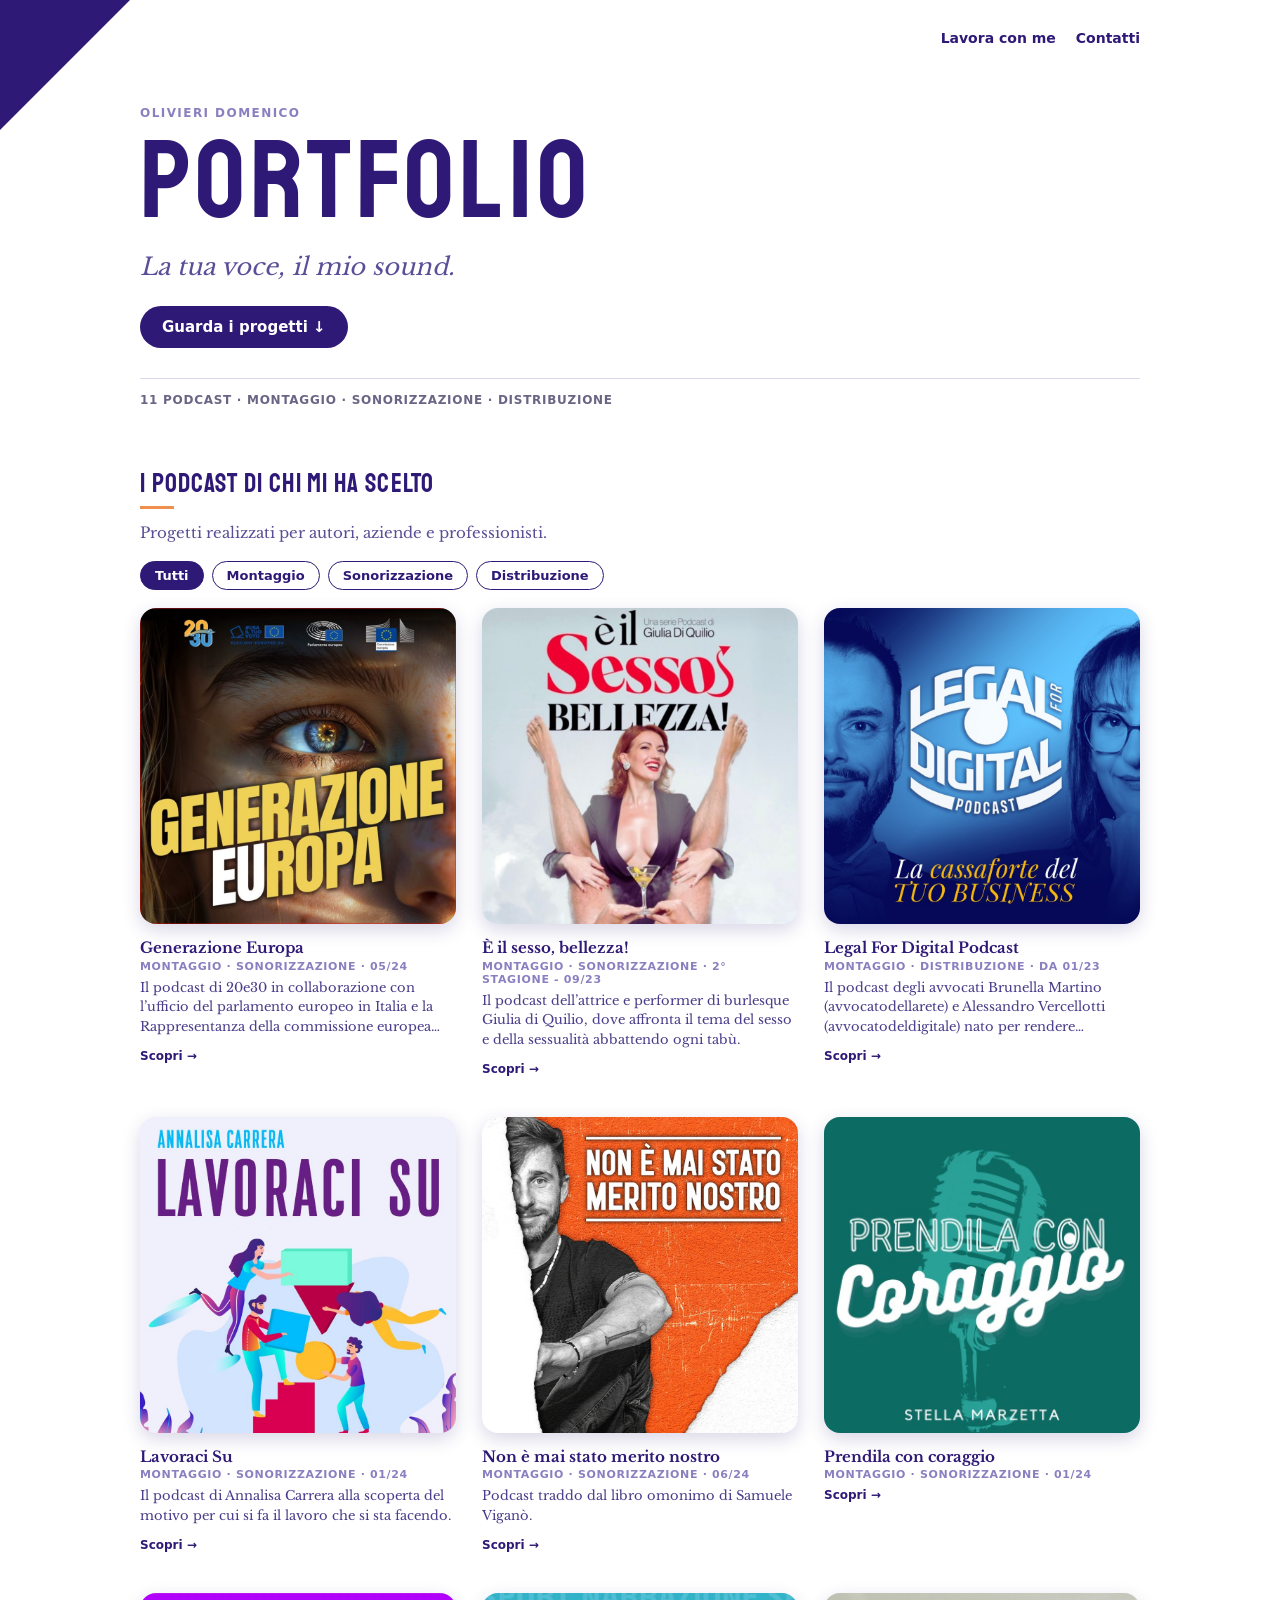
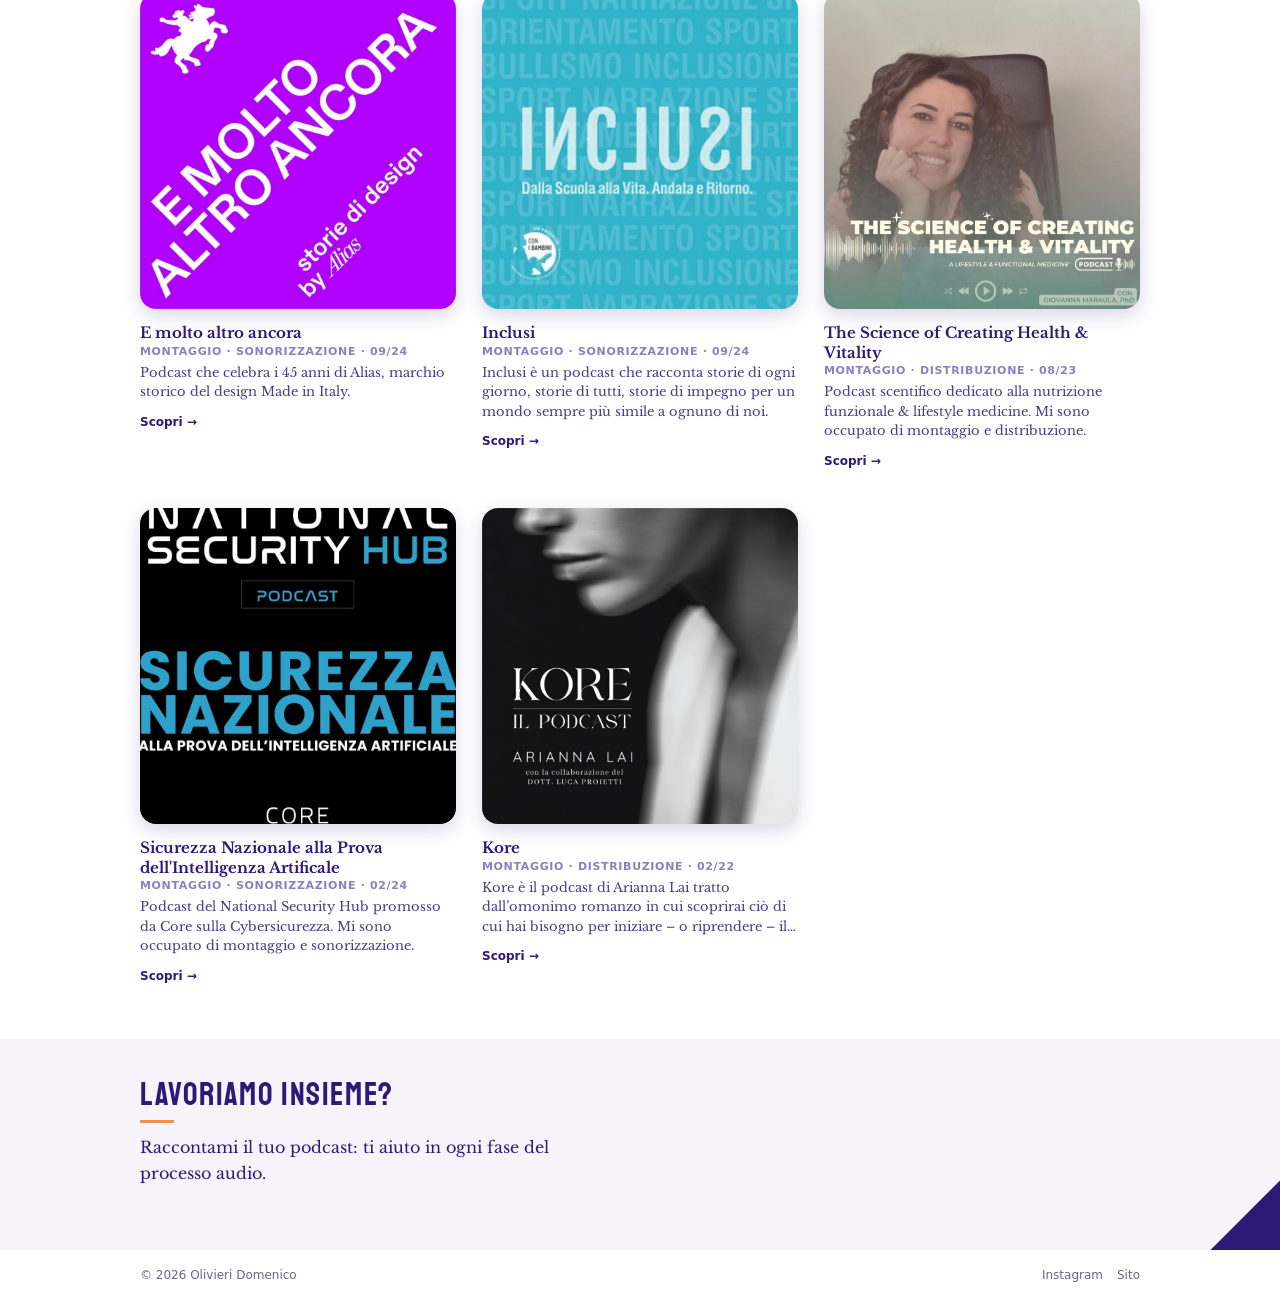
<file: portfolio/index.html>
<!doctype html>
<html lang="it"><head><meta charset="utf-8"><meta name="viewport" content="width=device-width, initial-scale=1">
<title>Portfolio - Olivieri Domenico</title>
<meta name="description" content="La tua voce, il mio sound.">
<meta property="og:type" content="website"><meta property="og:title" content="Portfolio - Olivieri Domenico"><meta property="og:description" content="La tua voce, il mio sound.">
<meta property="og:image" content="https://olivieridomenicopodcast.github.io/DomePodcast-Studio/portfolio/img/generazione-europa.jpg"><meta property="og:url" content="https://olivieridomenicopodcast.github.io/DomePodcast-Studio/portfolio/">
<meta name="theme-color" content="#2E1976">
<link rel="stylesheet" href="../assets/brand.css"><link rel="stylesheet" href="stile.css">
</head><body class="pf">
<header class="hero"><div class="wrap"><nav class="nav"><a href="#contatti">Lavora con me</a><a href="#contatti">Contatti</a></nav>
<div class="hero-in"><div class="hero-testo"><p class="autore">Olivieri Domenico</p><h1 class="t">Portfolio</h1><p class="motto">La tua voce, il mio sound.</p><a class="cta" href="#progetti">Guarda i progetti ↓</a></div></div>
<p class="num">11 podcast · Montaggio · Sonorizzazione · Distribuzione</p></div></header>

<main id="progetti">
<section class="sez"><div class="wrap"><h2 class="t">I podcast di chi mi ha scelto</h2><p class="lead">Progetti realizzati per autori, aziende e professionisti.</p><div class="chips"><button type="button" class="chip on" data-f="">Tutti</button><button type="button" class="chip" data-f="Montaggio">Montaggio</button><button type="button" class="chip" data-f="Sonorizzazione">Sonorizzazione</button><button type="button" class="chip" data-f="Distribuzione">Distribuzione</button></div>
<div class="griglia"><a class="card" href="generazione-europa/" data-pf="generazione-europa" data-r="Montaggio|Sonorizzazione"><div class="cover"><img src="img/generazione-europa.jpg" alt="Copertina di Generazione Europa" loading="lazy"></div>
<h3>Generazione Europa</h3><div class="meta">Montaggio · Sonorizzazione · 05/24</div><p>Il podcast di 20e30 in collaborazione con l’ufficio del parlamento europeo in Italia e la Rappresentanza della commissione europea con la media partnership di CnC Media.</p><span class="vai">Scopri →</span></a><a class="card" href="e-il-sesso-bellezza/" data-pf="e-il-sesso-bellezza" data-r="Montaggio|Sonorizzazione"><div class="cover"><img src="img/e-il-sesso-bellezza.jpg" alt="Copertina di È il sesso, bellezza!" loading="lazy"></div>
<h3>È il sesso, bellezza!</h3><div class="meta">Montaggio · Sonorizzazione · 2° Stagione - 09/23</div><p>Il podcast dell’attrice e performer di burlesque Giulia di Quilio, dove affronta il tema del sesso e della sessualità abbattendo ogni tabù.</p><span class="vai">Scopri →</span></a><a class="card" href="legal-for-digital-podcast/" data-pf="legal-for-digital-podcast" data-r="Montaggio|Distribuzione"><div class="cover"><img src="img/legal-for-digital-podcast.jpg" alt="Copertina di Legal For Digital Podcast" loading="lazy"></div>
<h3>Legal For Digital Podcast</h3><div class="meta">Montaggio · Distribuzione · Da 01/23</div><p>Il podcast degli avvocati Brunella Martino (avvocatodellarete) e Alessandro Vercellotti (avvocatodeldigitale) nato per rendere accessibile il legal tech a tutti i professionisti del web. </p><span class="vai">Scopri →</span></a><a class="card" href="lavoraci-su/" data-pf="lavoraci-su" data-r="Montaggio|Sonorizzazione"><div class="cover"><img src="img/lavoraci-su.jpg" alt="Copertina di Lavoraci Su" loading="lazy"></div>
<h3>Lavoraci Su</h3><div class="meta">Montaggio · Sonorizzazione · 01/24</div><p>Il podcast di Annalisa Carrera alla scoperta del motivo per cui si fa il lavoro che si sta facendo.</p><span class="vai">Scopri →</span></a><a class="card" href="non-e-mai-stato-merito-nostro/" data-pf="non-e-mai-stato-merito-nostro" data-r="Montaggio|Sonorizzazione"><div class="cover"><img src="img/non-e-mai-stato-merito-nostro.jpg" alt="Copertina di Non è mai stato merito nostro" loading="lazy"></div>
<h3>Non è mai stato merito nostro</h3><div class="meta">Montaggio · Sonorizzazione · 06/24</div><p>Podcast traddo dal libro omonimo di Samuele Viganò.</p><span class="vai">Scopri →</span></a><a class="card" href="prendila-con-coraggio/" data-pf="prendila-con-coraggio" data-r="Montaggio|Sonorizzazione"><div class="cover"><img src="img/prendila-con-coraggio.jpg" alt="Copertina di Prendila con coraggio" loading="lazy"></div>
<h3>Prendila con coraggio</h3><div class="meta">Montaggio · Sonorizzazione · 01/24</div><span class="vai">Scopri →</span></a><a class="card" href="e-molto-altro-ancora/" data-pf="e-molto-altro-ancora" data-r="Montaggio|Sonorizzazione"><div class="cover"><img src="img/e-molto-altro-ancora.jpg" alt="Copertina di E molto altro ancora" loading="lazy"></div>
<h3>E molto altro ancora</h3><div class="meta">Montaggio · Sonorizzazione · 09/24</div><p>Podcast che celebra i 45 anni di Alias, marchio storico del design Made in Italy.</p><span class="vai">Scopri →</span></a><a class="card" href="inclusi/" data-pf="inclusi" data-r="Montaggio|Sonorizzazione"><div class="cover"><img src="img/inclusi.jpg" alt="Copertina di Inclusi" loading="lazy"></div>
<h3>Inclusi</h3><div class="meta">Montaggio · Sonorizzazione · 09/24</div><p>Inclusi è un podcast che racconta storie di ogni giorno, storie di tutti, storie di impegno per un mondo sempre più simile a ognuno di noi.</p><span class="vai">Scopri →</span></a><a class="card" href="the-science-of-creating-health-vitality/" data-pf="the-science-of-creating-health-vitality" data-r="Montaggio|Distribuzione"><div class="cover"><img src="img/the-science-of-creating-health-vitality.jpg" alt="Copertina di The Science of Creating Health &amp; Vitality " loading="lazy"></div>
<h3>The Science of Creating Health &amp; Vitality </h3><div class="meta">Montaggio · Distribuzione · 08/23</div><p>Podcast scentifico dedicato alla nutrizione funzionale &amp; lifestyle medicine.

Mi sono occupato di montaggio e distribuzione.</p><span class="vai">Scopri →</span></a><a class="card" href="sicurezza-nazionale-alla-prova-dell-intelligenza-artificale/" data-pf="sicurezza-nazionale-alla-prova-dell-intelligenza-artificale" data-r="Montaggio|Sonorizzazione"><div class="cover"><img src="img/sicurezza-nazionale-alla-prova-dell-intelligenza-artificale.jpg" alt="Copertina di Sicurezza Nazionale alla Prova dell&#39;Intelligenza Artificale" loading="lazy"></div>
<h3>Sicurezza Nazionale alla Prova dell&#39;Intelligenza Artificale</h3><div class="meta">Montaggio · Sonorizzazione · 02/24</div><p>Podcast del National Security Hub promosso da Core sulla Cybersicurezza.

Mi sono occupato di montaggio e sonorizzazione.</p><span class="vai">Scopri →</span></a><a class="card" href="kore/" data-pf="kore" data-r="Montaggio|Distribuzione"><div class="cover"><img src="img/kore.jpg" alt="Copertina di Kore" loading="lazy"></div>
<h3>Kore</h3><div class="meta">Montaggio · Distribuzione · 02/22</div><p>Kore è il podcast di Arianna Lai tratto dall’omonimo romanzo in cui scoprirai ciò di cui hai bisogno per iniziare – o riprendere – il tuo percorso di psicoterapia con tutta la consapevolezza del caso.</p><span class="vai">Scopri →</span></a></div></div></section>
</main>

<section class="chiusura" id="contatti"><div class="wrap"><h2 class="t">Lavoriamo insieme?</h2><p>Raccontami il tuo podcast: ti aiuto in ogni fase del processo audio.</p>
</div></section><footer class="piede"><div class="wrap"><span>© 2026 Olivieri Domenico</span><nav><a href="https://www.instagram.com/domenicoolivieri_/" rel="noopener">Instagram</a><a href="https://olivieridomenico.it" rel="noopener">Sito</a></nav></div></footer><script>(function(){var c=document.querySelectorAll('.chip[data-f]');c.forEach(function(b){b.addEventListener('click',function(){c.forEach(function(x){x.classList.toggle('on',x===b)});var f=b.dataset.f;document.querySelectorAll('.card[data-r]').forEach(function(k){k.hidden=!!f&&(k.dataset.r||'').split('|').indexOf(f)<0})})})})();</script></body></html>
</file>
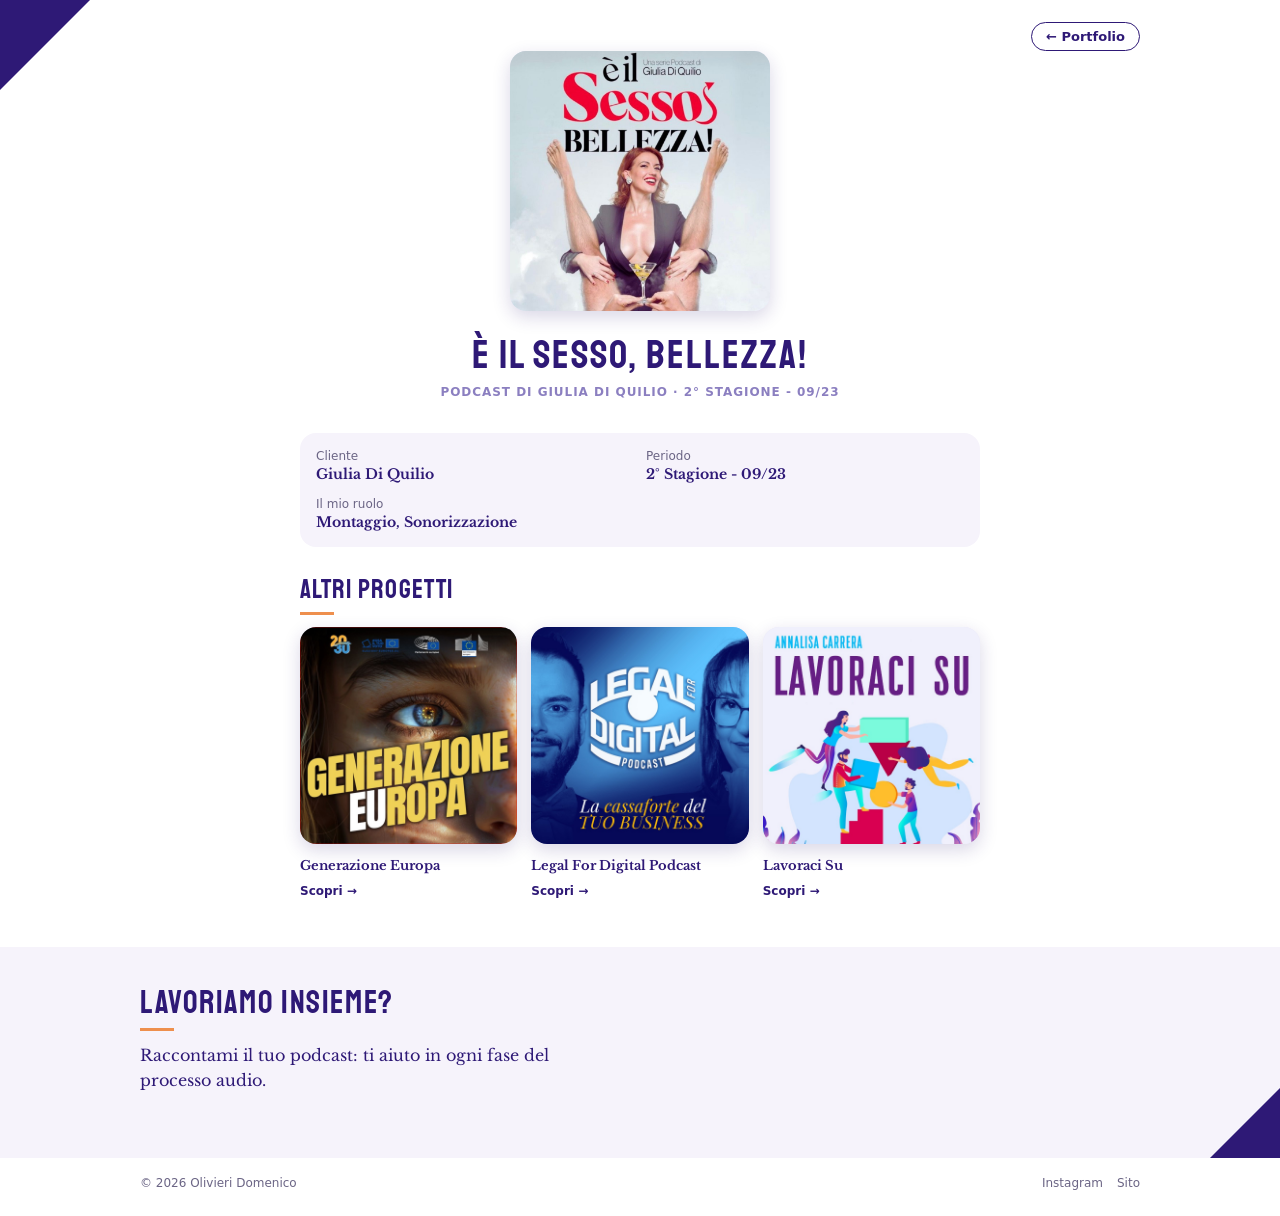
<file: portfolio/e-il-sesso-bellezza/index.html>
<!doctype html>
<html lang="it"><head><meta charset="utf-8"><meta name="viewport" content="width=device-width, initial-scale=1">
<title>È il sesso, bellezza! - Olivieri Domenico</title>
<meta name="description" content="Il podcast dell’attrice e performer di burlesque Giulia di Quilio, dove affronta il tema del sesso e della sessualità abbattendo ogni tabù.">
<meta property="og:type" content="website"><meta property="og:title" content="È il sesso, bellezza! - Olivieri Domenico"><meta property="og:description" content="Il podcast dell’attrice e performer di burlesque Giulia di Quilio, dove affronta il tema del sesso e della sessualità abbattendo ogni tabù.">
<meta property="og:image" content="https://olivieridomenicopodcast.github.io/DomePodcast-Studio/portfolio/img/e-il-sesso-bellezza.jpg"><meta property="og:url" content="https://olivieridomenicopodcast.github.io/DomePodcast-Studio/portfolio/e-il-sesso-bellezza/">
<meta name="theme-color" content="#2E1976">
<link rel="stylesheet" href="../../assets/brand.css"><link rel="stylesheet" href="../stile.css">
</head><body class="pf">
<header class="det"><div class="wrap"><a class="back" data-pf="home" href="../">← Portfolio</a>
<div class="cover"><img src="../img/e-il-sesso-bellezza.jpg" alt="Copertina di È il sesso, bellezza!" loading="lazy"></div><h1 class="t">È il sesso, bellezza!</h1><p class="by">Podcast di Giulia Di Quilio · 2° Stagione - 09/23</p></div></header>
<main class="det-main"><div class="wrap">
<dl class="info"><div><dt>Cliente</dt><dd>Giulia Di Quilio</dd></div><div><dt>Periodo</dt><dd>2° Stagione - 09/23</dd></div><div><dt>Il mio ruolo</dt><dd>Montaggio, Sonorizzazione</dd></div></dl>




<section class="blocco"><h2 class="t">Altri progetti</h2><div class="griglia"><a class="card" href="../generazione-europa/" data-pf="generazione-europa" data-r="Montaggio|Sonorizzazione"><div class="cover"><img src="../img/generazione-europa.jpg" alt="Copertina di Generazione Europa" loading="lazy"></div>
<h3>Generazione Europa</h3><div class="meta">Montaggio · Sonorizzazione · 05/24</div><p>Il podcast di 20e30 in collaborazione con l’ufficio del parlamento europeo in Italia e la Rappresentanza della commissione europea con la media partnership di CnC Media.</p><span class="vai">Scopri →</span></a><a class="card" href="../legal-for-digital-podcast/" data-pf="legal-for-digital-podcast" data-r="Montaggio|Distribuzione"><div class="cover"><img src="../img/legal-for-digital-podcast.jpg" alt="Copertina di Legal For Digital Podcast" loading="lazy"></div>
<h3>Legal For Digital Podcast</h3><div class="meta">Montaggio · Distribuzione · Da 01/23</div><p>Il podcast degli avvocati Brunella Martino (avvocatodellarete) e Alessandro Vercellotti (avvocatodeldigitale) nato per rendere accessibile il legal tech a tutti i professionisti del web. </p><span class="vai">Scopri →</span></a><a class="card" href="../lavoraci-su/" data-pf="lavoraci-su" data-r="Montaggio|Sonorizzazione"><div class="cover"><img src="../img/lavoraci-su.jpg" alt="Copertina di Lavoraci Su" loading="lazy"></div>
<h3>Lavoraci Su</h3><div class="meta">Montaggio · Sonorizzazione · 01/24</div><p>Il podcast di Annalisa Carrera alla scoperta del motivo per cui si fa il lavoro che si sta facendo.</p><span class="vai">Scopri →</span></a></div></section>
</div></main><section class="chiusura" id="contatti"><div class="wrap"><h2 class="t">Lavoriamo insieme?</h2><p>Raccontami il tuo podcast: ti aiuto in ogni fase del processo audio.</p>
</div></section><footer class="piede"><div class="wrap"><span>© 2026 Olivieri Domenico</span><nav><a href="https://www.instagram.com/domenicoolivieri_/" rel="noopener">Instagram</a><a href="https://olivieridomenico.it" rel="noopener">Sito</a></nav></div></footer></body></html>
</file>
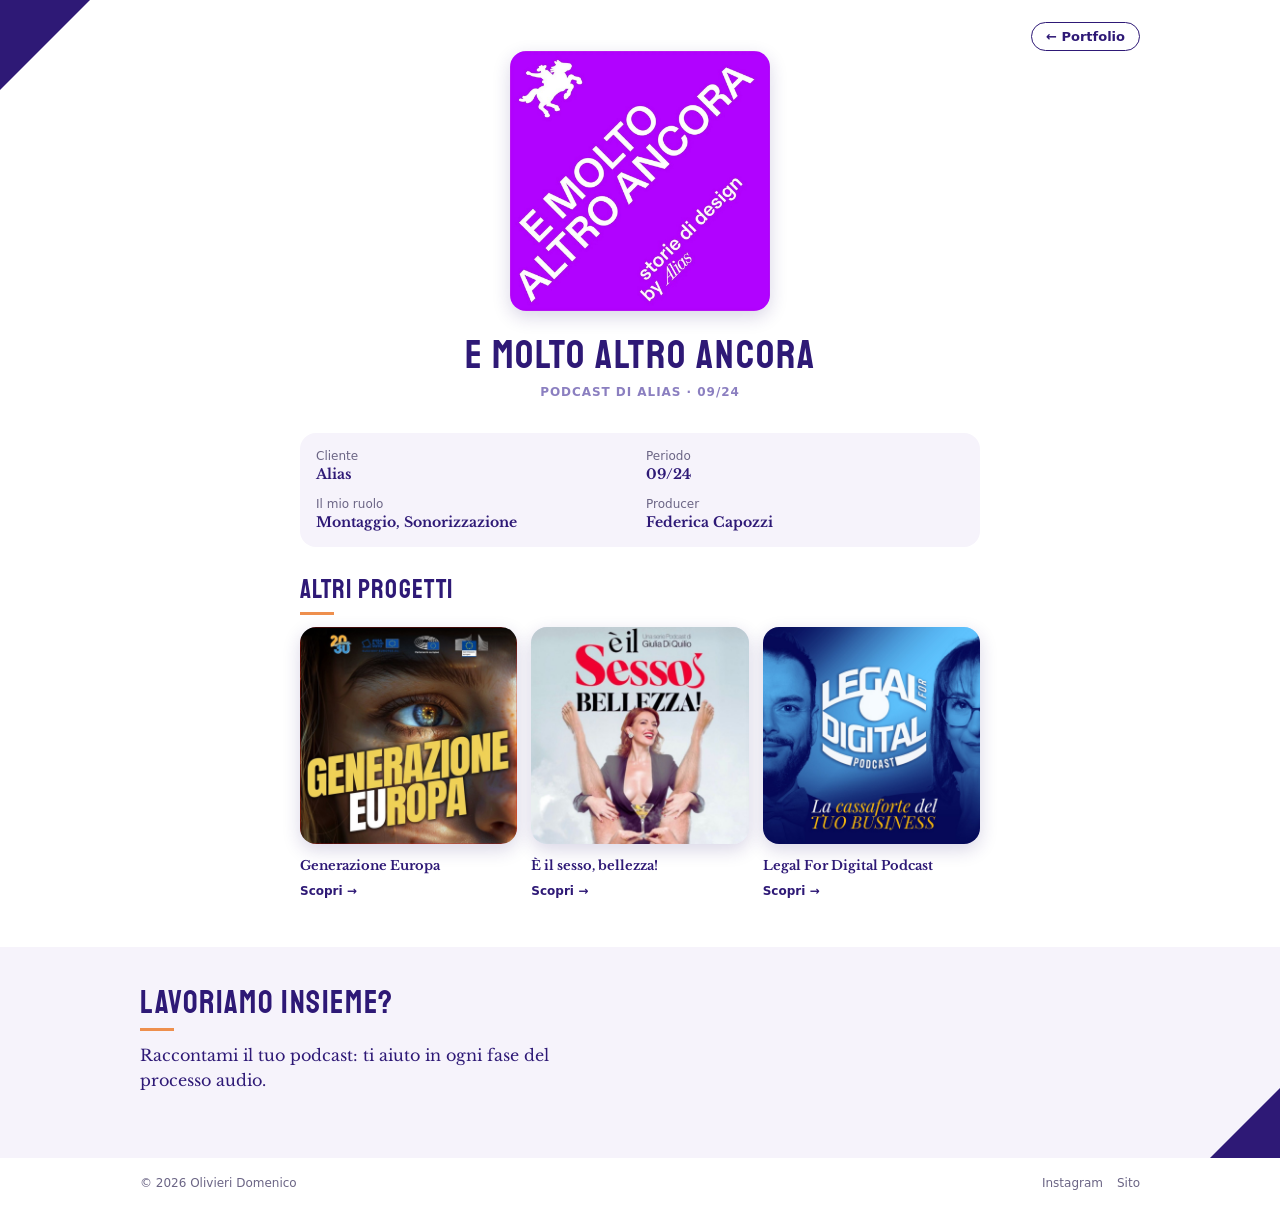
<file: portfolio/e-molto-altro-ancora/index.html>
<!doctype html>
<html lang="it"><head><meta charset="utf-8"><meta name="viewport" content="width=device-width, initial-scale=1">
<title>E molto altro ancora - Olivieri Domenico</title>
<meta name="description" content="Podcast che celebra i 45 anni di Alias, marchio storico del design Made in Italy.">
<meta property="og:type" content="website"><meta property="og:title" content="E molto altro ancora - Olivieri Domenico"><meta property="og:description" content="Podcast che celebra i 45 anni di Alias, marchio storico del design Made in Italy.">
<meta property="og:image" content="https://olivieridomenicopodcast.github.io/DomePodcast-Studio/portfolio/img/e-molto-altro-ancora.jpg"><meta property="og:url" content="https://olivieridomenicopodcast.github.io/DomePodcast-Studio/portfolio/e-molto-altro-ancora/">
<meta name="theme-color" content="#2E1976">
<link rel="stylesheet" href="../../assets/brand.css"><link rel="stylesheet" href="../stile.css">
</head><body class="pf">
<header class="det"><div class="wrap"><a class="back" data-pf="home" href="../">← Portfolio</a>
<div class="cover"><img src="../img/e-molto-altro-ancora.jpg" alt="Copertina di E molto altro ancora" loading="lazy"></div><h1 class="t">E molto altro ancora</h1><p class="by">Podcast di Alias · 09/24</p></div></header>
<main class="det-main"><div class="wrap">
<dl class="info"><div><dt>Cliente</dt><dd>Alias</dd></div><div><dt>Periodo</dt><dd>09/24</dd></div><div><dt>Il mio ruolo</dt><dd>Montaggio, Sonorizzazione</dd></div><div><dt>Producer</dt><dd>Federica Capozzi</dd></div></dl>




<section class="blocco"><h2 class="t">Altri progetti</h2><div class="griglia"><a class="card" href="../generazione-europa/" data-pf="generazione-europa" data-r="Montaggio|Sonorizzazione"><div class="cover"><img src="../img/generazione-europa.jpg" alt="Copertina di Generazione Europa" loading="lazy"></div>
<h3>Generazione Europa</h3><div class="meta">Montaggio · Sonorizzazione · 05/24</div><p>Il podcast di 20e30 in collaborazione con l’ufficio del parlamento europeo in Italia e la Rappresentanza della commissione europea con la media partnership di CnC Media.</p><span class="vai">Scopri →</span></a><a class="card" href="../e-il-sesso-bellezza/" data-pf="e-il-sesso-bellezza" data-r="Montaggio|Sonorizzazione"><div class="cover"><img src="../img/e-il-sesso-bellezza.jpg" alt="Copertina di È il sesso, bellezza!" loading="lazy"></div>
<h3>È il sesso, bellezza!</h3><div class="meta">Montaggio · Sonorizzazione · 2° Stagione - 09/23</div><p>Il podcast dell’attrice e performer di burlesque Giulia di Quilio, dove affronta il tema del sesso e della sessualità abbattendo ogni tabù.</p><span class="vai">Scopri →</span></a><a class="card" href="../legal-for-digital-podcast/" data-pf="legal-for-digital-podcast" data-r="Montaggio|Distribuzione"><div class="cover"><img src="../img/legal-for-digital-podcast.jpg" alt="Copertina di Legal For Digital Podcast" loading="lazy"></div>
<h3>Legal For Digital Podcast</h3><div class="meta">Montaggio · Distribuzione · Da 01/23</div><p>Il podcast degli avvocati Brunella Martino (avvocatodellarete) e Alessandro Vercellotti (avvocatodeldigitale) nato per rendere accessibile il legal tech a tutti i professionisti del web. </p><span class="vai">Scopri →</span></a></div></section>
</div></main><section class="chiusura" id="contatti"><div class="wrap"><h2 class="t">Lavoriamo insieme?</h2><p>Raccontami il tuo podcast: ti aiuto in ogni fase del processo audio.</p>
</div></section><footer class="piede"><div class="wrap"><span>© 2026 Olivieri Domenico</span><nav><a href="https://www.instagram.com/domenicoolivieri_/" rel="noopener">Instagram</a><a href="https://olivieridomenico.it" rel="noopener">Sito</a></nav></div></footer></body></html>
</file>
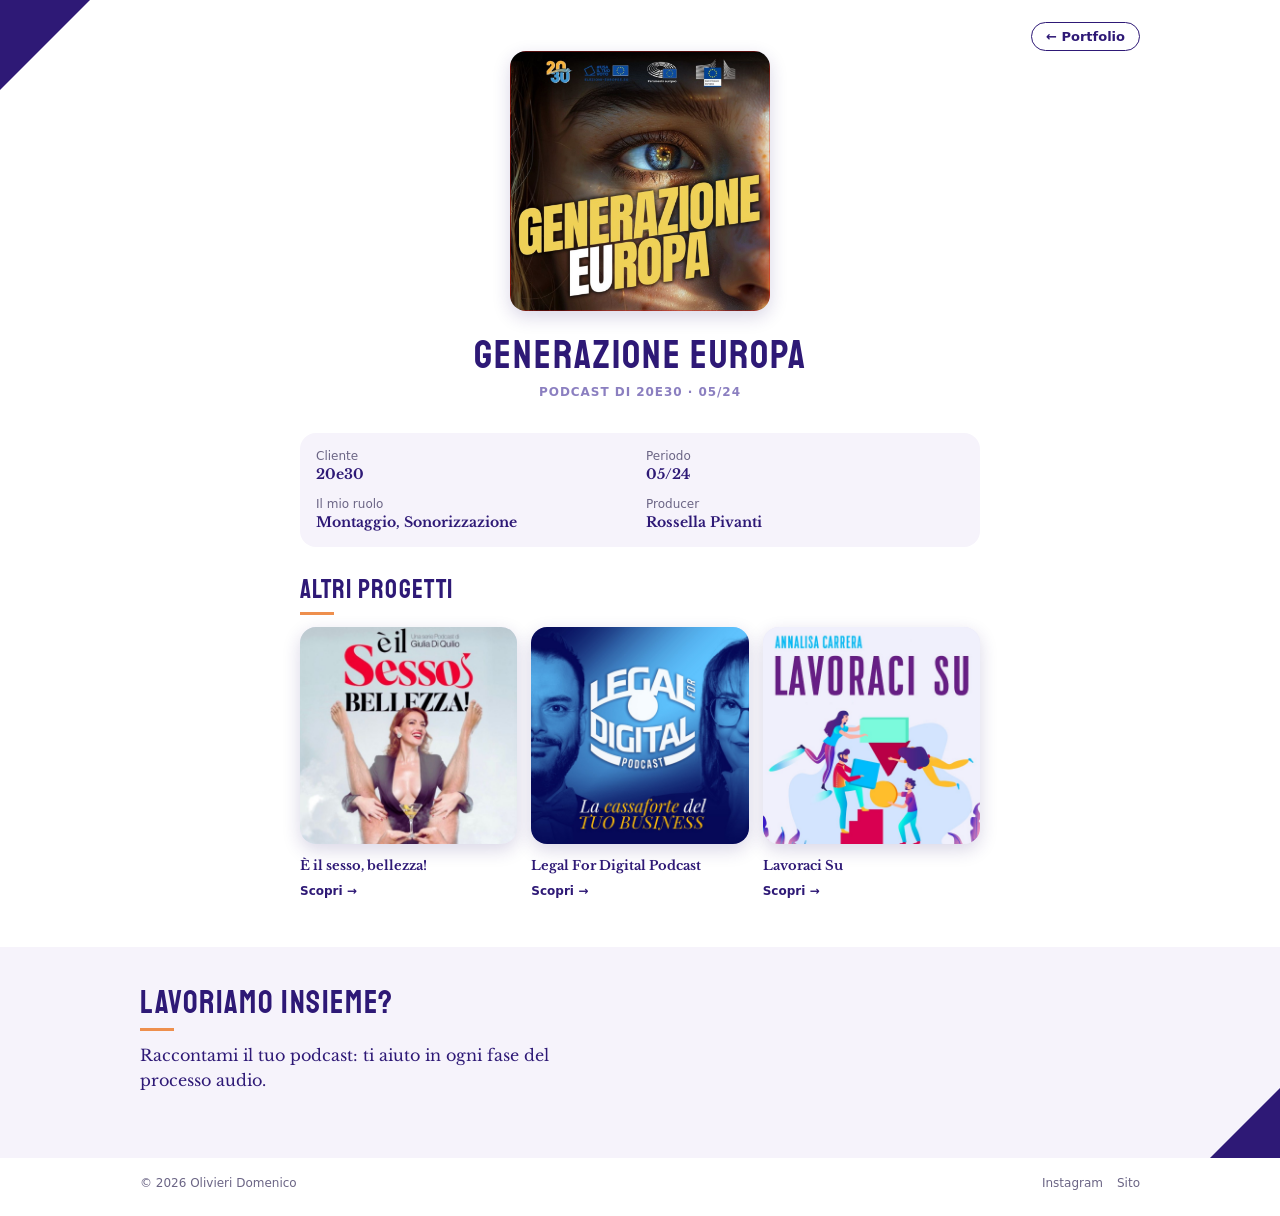
<file: portfolio/generazione-europa/index.html>
<!doctype html>
<html lang="it"><head><meta charset="utf-8"><meta name="viewport" content="width=device-width, initial-scale=1">
<title>Generazione Europa - Olivieri Domenico</title>
<meta name="description" content="Il podcast di 20e30 in collaborazione con l’ufficio del parlamento europeo in Italia e la Rappresentanza della commissione europea con la media partnership di CnC Media.">
<meta property="og:type" content="website"><meta property="og:title" content="Generazione Europa - Olivieri Domenico"><meta property="og:description" content="Il podcast di 20e30 in collaborazione con l’ufficio del parlamento europeo in Italia e la Rappresentanza della commissione europea con la media partnership di CnC Media.">
<meta property="og:image" content="https://olivieridomenicopodcast.github.io/DomePodcast-Studio/portfolio/img/generazione-europa.jpg"><meta property="og:url" content="https://olivieridomenicopodcast.github.io/DomePodcast-Studio/portfolio/generazione-europa/">
<meta name="theme-color" content="#2E1976">
<link rel="stylesheet" href="../../assets/brand.css"><link rel="stylesheet" href="../stile.css">
</head><body class="pf">
<header class="det"><div class="wrap"><a class="back" data-pf="home" href="../">← Portfolio</a>
<div class="cover"><img src="../img/generazione-europa.jpg" alt="Copertina di Generazione Europa" loading="lazy"></div><h1 class="t">Generazione Europa</h1><p class="by">Podcast di 20e30 · 05/24</p></div></header>
<main class="det-main"><div class="wrap">
<dl class="info"><div><dt>Cliente</dt><dd>20e30</dd></div><div><dt>Periodo</dt><dd>05/24</dd></div><div><dt>Il mio ruolo</dt><dd>Montaggio, Sonorizzazione</dd></div><div><dt>Producer</dt><dd>Rossella Pivanti</dd></div></dl>




<section class="blocco"><h2 class="t">Altri progetti</h2><div class="griglia"><a class="card" href="../e-il-sesso-bellezza/" data-pf="e-il-sesso-bellezza" data-r="Montaggio|Sonorizzazione"><div class="cover"><img src="../img/e-il-sesso-bellezza.jpg" alt="Copertina di È il sesso, bellezza!" loading="lazy"></div>
<h3>È il sesso, bellezza!</h3><div class="meta">Montaggio · Sonorizzazione · 2° Stagione - 09/23</div><p>Il podcast dell’attrice e performer di burlesque Giulia di Quilio, dove affronta il tema del sesso e della sessualità abbattendo ogni tabù.</p><span class="vai">Scopri →</span></a><a class="card" href="../legal-for-digital-podcast/" data-pf="legal-for-digital-podcast" data-r="Montaggio|Distribuzione"><div class="cover"><img src="../img/legal-for-digital-podcast.jpg" alt="Copertina di Legal For Digital Podcast" loading="lazy"></div>
<h3>Legal For Digital Podcast</h3><div class="meta">Montaggio · Distribuzione · Da 01/23</div><p>Il podcast degli avvocati Brunella Martino (avvocatodellarete) e Alessandro Vercellotti (avvocatodeldigitale) nato per rendere accessibile il legal tech a tutti i professionisti del web. </p><span class="vai">Scopri →</span></a><a class="card" href="../lavoraci-su/" data-pf="lavoraci-su" data-r="Montaggio|Sonorizzazione"><div class="cover"><img src="../img/lavoraci-su.jpg" alt="Copertina di Lavoraci Su" loading="lazy"></div>
<h3>Lavoraci Su</h3><div class="meta">Montaggio · Sonorizzazione · 01/24</div><p>Il podcast di Annalisa Carrera alla scoperta del motivo per cui si fa il lavoro che si sta facendo.</p><span class="vai">Scopri →</span></a></div></section>
</div></main><section class="chiusura" id="contatti"><div class="wrap"><h2 class="t">Lavoriamo insieme?</h2><p>Raccontami il tuo podcast: ti aiuto in ogni fase del processo audio.</p>
</div></section><footer class="piede"><div class="wrap"><span>© 2026 Olivieri Domenico</span><nav><a href="https://www.instagram.com/domenicoolivieri_/" rel="noopener">Instagram</a><a href="https://olivieridomenico.it" rel="noopener">Sito</a></nav></div></footer></body></html>
</file>
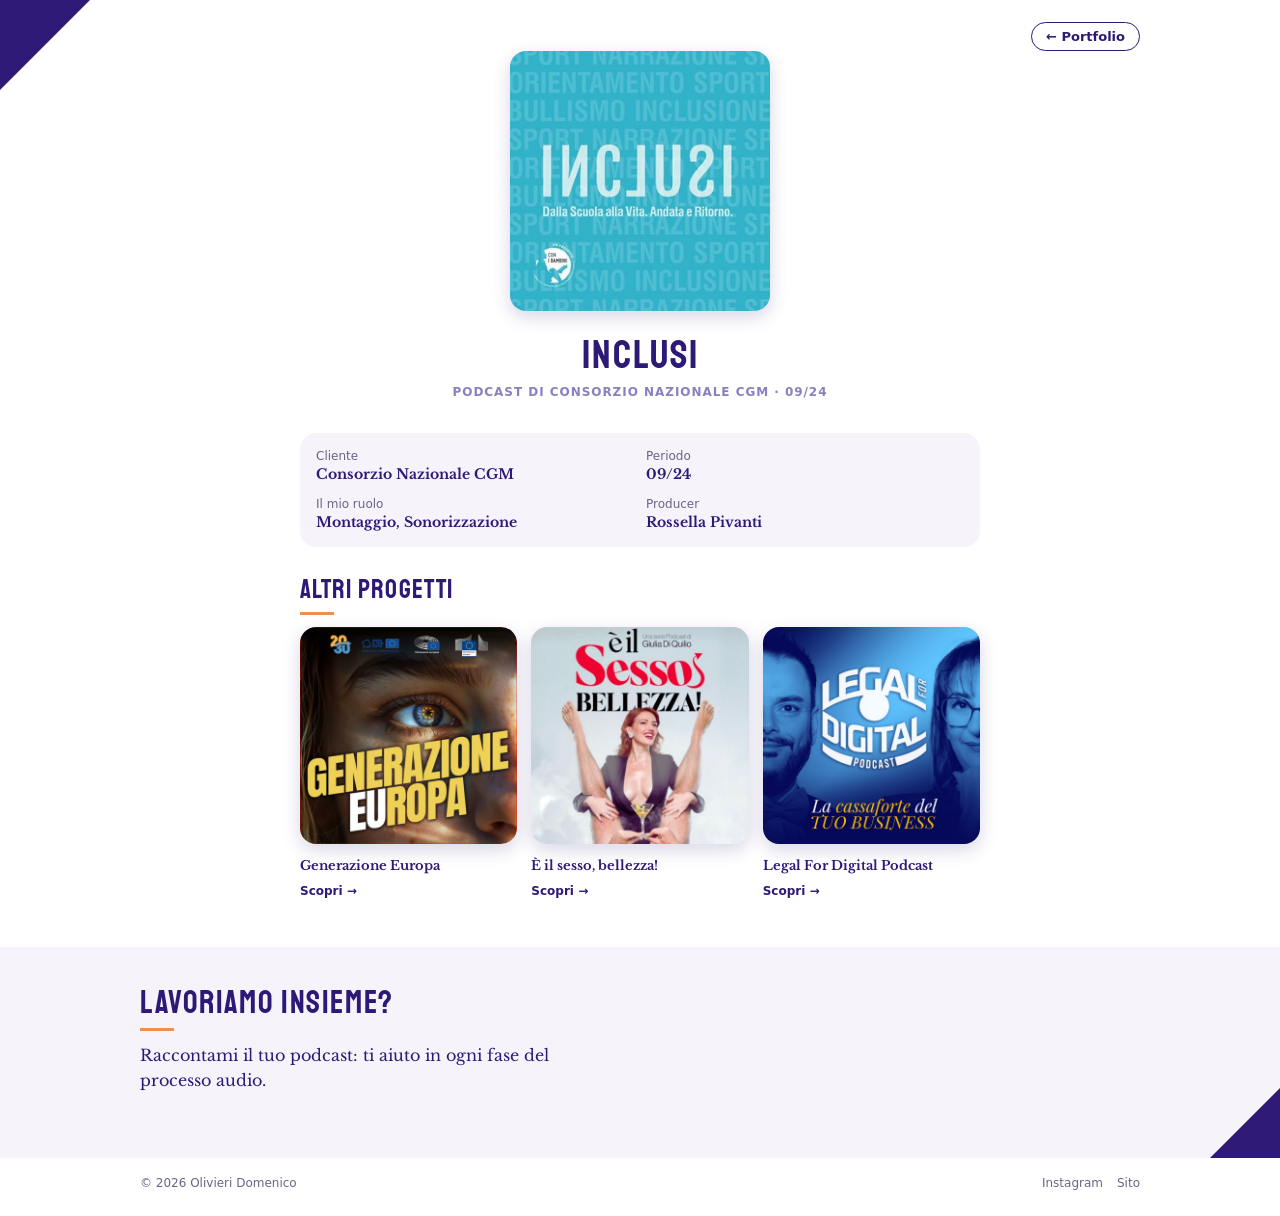
<file: portfolio/inclusi/index.html>
<!doctype html>
<html lang="it"><head><meta charset="utf-8"><meta name="viewport" content="width=device-width, initial-scale=1">
<title>Inclusi - Olivieri Domenico</title>
<meta name="description" content="Inclusi è un podcast che racconta storie di ogni giorno, storie di tutti, storie di impegno per un mondo sempre più simile a ognuno di noi.">
<meta property="og:type" content="website"><meta property="og:title" content="Inclusi - Olivieri Domenico"><meta property="og:description" content="Inclusi è un podcast che racconta storie di ogni giorno, storie di tutti, storie di impegno per un mondo sempre più simile a ognuno di noi.">
<meta property="og:image" content="https://olivieridomenicopodcast.github.io/DomePodcast-Studio/portfolio/img/inclusi.jpg"><meta property="og:url" content="https://olivieridomenicopodcast.github.io/DomePodcast-Studio/portfolio/inclusi/">
<meta name="theme-color" content="#2E1976">
<link rel="stylesheet" href="../../assets/brand.css"><link rel="stylesheet" href="../stile.css">
</head><body class="pf">
<header class="det"><div class="wrap"><a class="back" data-pf="home" href="../">← Portfolio</a>
<div class="cover"><img src="../img/inclusi.jpg" alt="Copertina di Inclusi" loading="lazy"></div><h1 class="t">Inclusi</h1><p class="by">Podcast di Consorzio Nazionale CGM · 09/24</p></div></header>
<main class="det-main"><div class="wrap">
<dl class="info"><div><dt>Cliente</dt><dd>Consorzio Nazionale CGM</dd></div><div><dt>Periodo</dt><dd>09/24</dd></div><div><dt>Il mio ruolo</dt><dd>Montaggio, Sonorizzazione</dd></div><div><dt>Producer</dt><dd>Rossella Pivanti</dd></div></dl>




<section class="blocco"><h2 class="t">Altri progetti</h2><div class="griglia"><a class="card" href="../generazione-europa/" data-pf="generazione-europa" data-r="Montaggio|Sonorizzazione"><div class="cover"><img src="../img/generazione-europa.jpg" alt="Copertina di Generazione Europa" loading="lazy"></div>
<h3>Generazione Europa</h3><div class="meta">Montaggio · Sonorizzazione · 05/24</div><p>Il podcast di 20e30 in collaborazione con l’ufficio del parlamento europeo in Italia e la Rappresentanza della commissione europea con la media partnership di CnC Media.</p><span class="vai">Scopri →</span></a><a class="card" href="../e-il-sesso-bellezza/" data-pf="e-il-sesso-bellezza" data-r="Montaggio|Sonorizzazione"><div class="cover"><img src="../img/e-il-sesso-bellezza.jpg" alt="Copertina di È il sesso, bellezza!" loading="lazy"></div>
<h3>È il sesso, bellezza!</h3><div class="meta">Montaggio · Sonorizzazione · 2° Stagione - 09/23</div><p>Il podcast dell’attrice e performer di burlesque Giulia di Quilio, dove affronta il tema del sesso e della sessualità abbattendo ogni tabù.</p><span class="vai">Scopri →</span></a><a class="card" href="../legal-for-digital-podcast/" data-pf="legal-for-digital-podcast" data-r="Montaggio|Distribuzione"><div class="cover"><img src="../img/legal-for-digital-podcast.jpg" alt="Copertina di Legal For Digital Podcast" loading="lazy"></div>
<h3>Legal For Digital Podcast</h3><div class="meta">Montaggio · Distribuzione · Da 01/23</div><p>Il podcast degli avvocati Brunella Martino (avvocatodellarete) e Alessandro Vercellotti (avvocatodeldigitale) nato per rendere accessibile il legal tech a tutti i professionisti del web. </p><span class="vai">Scopri →</span></a></div></section>
</div></main><section class="chiusura" id="contatti"><div class="wrap"><h2 class="t">Lavoriamo insieme?</h2><p>Raccontami il tuo podcast: ti aiuto in ogni fase del processo audio.</p>
</div></section><footer class="piede"><div class="wrap"><span>© 2026 Olivieri Domenico</span><nav><a href="https://www.instagram.com/domenicoolivieri_/" rel="noopener">Instagram</a><a href="https://olivieridomenico.it" rel="noopener">Sito</a></nav></div></footer></body></html>
</file>
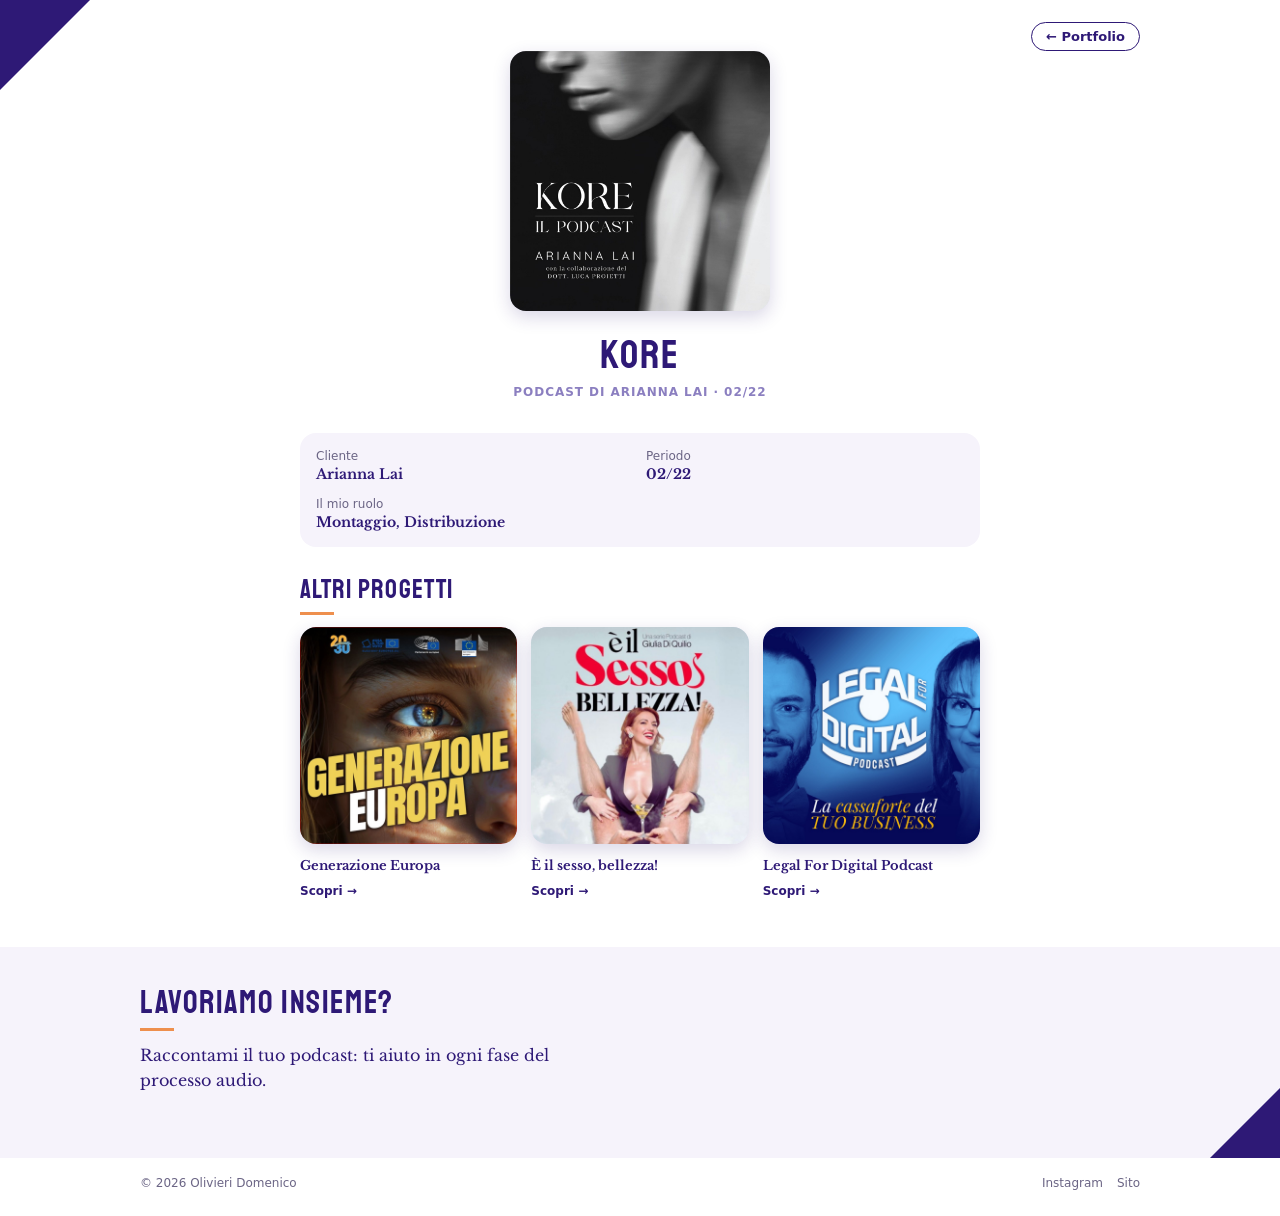
<file: portfolio/kore/index.html>
<!doctype html>
<html lang="it"><head><meta charset="utf-8"><meta name="viewport" content="width=device-width, initial-scale=1">
<title>Kore - Olivieri Domenico</title>
<meta name="description" content="Kore è il podcast di Arianna Lai tratto dall’omonimo romanzo in cui scoprirai ciò di cui hai bisogno per iniziare – o riprendere – il tuo percorso di psicoterapia con tutta la consapevolezza del caso.">
<meta property="og:type" content="website"><meta property="og:title" content="Kore - Olivieri Domenico"><meta property="og:description" content="Kore è il podcast di Arianna Lai tratto dall’omonimo romanzo in cui scoprirai ciò di cui hai bisogno per iniziare – o riprendere – il tuo percorso di psicoterapia con tutta la consapevolezza del caso.">
<meta property="og:image" content="https://olivieridomenicopodcast.github.io/DomePodcast-Studio/portfolio/img/kore.jpg"><meta property="og:url" content="https://olivieridomenicopodcast.github.io/DomePodcast-Studio/portfolio/kore/">
<meta name="theme-color" content="#2E1976">
<link rel="stylesheet" href="../../assets/brand.css"><link rel="stylesheet" href="../stile.css">
</head><body class="pf">
<header class="det"><div class="wrap"><a class="back" data-pf="home" href="../">← Portfolio</a>
<div class="cover"><img src="../img/kore.jpg" alt="Copertina di Kore" loading="lazy"></div><h1 class="t">Kore</h1><p class="by">Podcast di Arianna Lai · 02/22</p></div></header>
<main class="det-main"><div class="wrap">
<dl class="info"><div><dt>Cliente</dt><dd>Arianna Lai</dd></div><div><dt>Periodo</dt><dd>02/22</dd></div><div><dt>Il mio ruolo</dt><dd>Montaggio, Distribuzione</dd></div></dl>




<section class="blocco"><h2 class="t">Altri progetti</h2><div class="griglia"><a class="card" href="../generazione-europa/" data-pf="generazione-europa" data-r="Montaggio|Sonorizzazione"><div class="cover"><img src="../img/generazione-europa.jpg" alt="Copertina di Generazione Europa" loading="lazy"></div>
<h3>Generazione Europa</h3><div class="meta">Montaggio · Sonorizzazione · 05/24</div><p>Il podcast di 20e30 in collaborazione con l’ufficio del parlamento europeo in Italia e la Rappresentanza della commissione europea con la media partnership di CnC Media.</p><span class="vai">Scopri →</span></a><a class="card" href="../e-il-sesso-bellezza/" data-pf="e-il-sesso-bellezza" data-r="Montaggio|Sonorizzazione"><div class="cover"><img src="../img/e-il-sesso-bellezza.jpg" alt="Copertina di È il sesso, bellezza!" loading="lazy"></div>
<h3>È il sesso, bellezza!</h3><div class="meta">Montaggio · Sonorizzazione · 2° Stagione - 09/23</div><p>Il podcast dell’attrice e performer di burlesque Giulia di Quilio, dove affronta il tema del sesso e della sessualità abbattendo ogni tabù.</p><span class="vai">Scopri →</span></a><a class="card" href="../legal-for-digital-podcast/" data-pf="legal-for-digital-podcast" data-r="Montaggio|Distribuzione"><div class="cover"><img src="../img/legal-for-digital-podcast.jpg" alt="Copertina di Legal For Digital Podcast" loading="lazy"></div>
<h3>Legal For Digital Podcast</h3><div class="meta">Montaggio · Distribuzione · Da 01/23</div><p>Il podcast degli avvocati Brunella Martino (avvocatodellarete) e Alessandro Vercellotti (avvocatodeldigitale) nato per rendere accessibile il legal tech a tutti i professionisti del web. </p><span class="vai">Scopri →</span></a></div></section>
</div></main><section class="chiusura" id="contatti"><div class="wrap"><h2 class="t">Lavoriamo insieme?</h2><p>Raccontami il tuo podcast: ti aiuto in ogni fase del processo audio.</p>
</div></section><footer class="piede"><div class="wrap"><span>© 2026 Olivieri Domenico</span><nav><a href="https://www.instagram.com/domenicoolivieri_/" rel="noopener">Instagram</a><a href="https://olivieridomenico.it" rel="noopener">Sito</a></nav></div></footer></body></html>
</file>
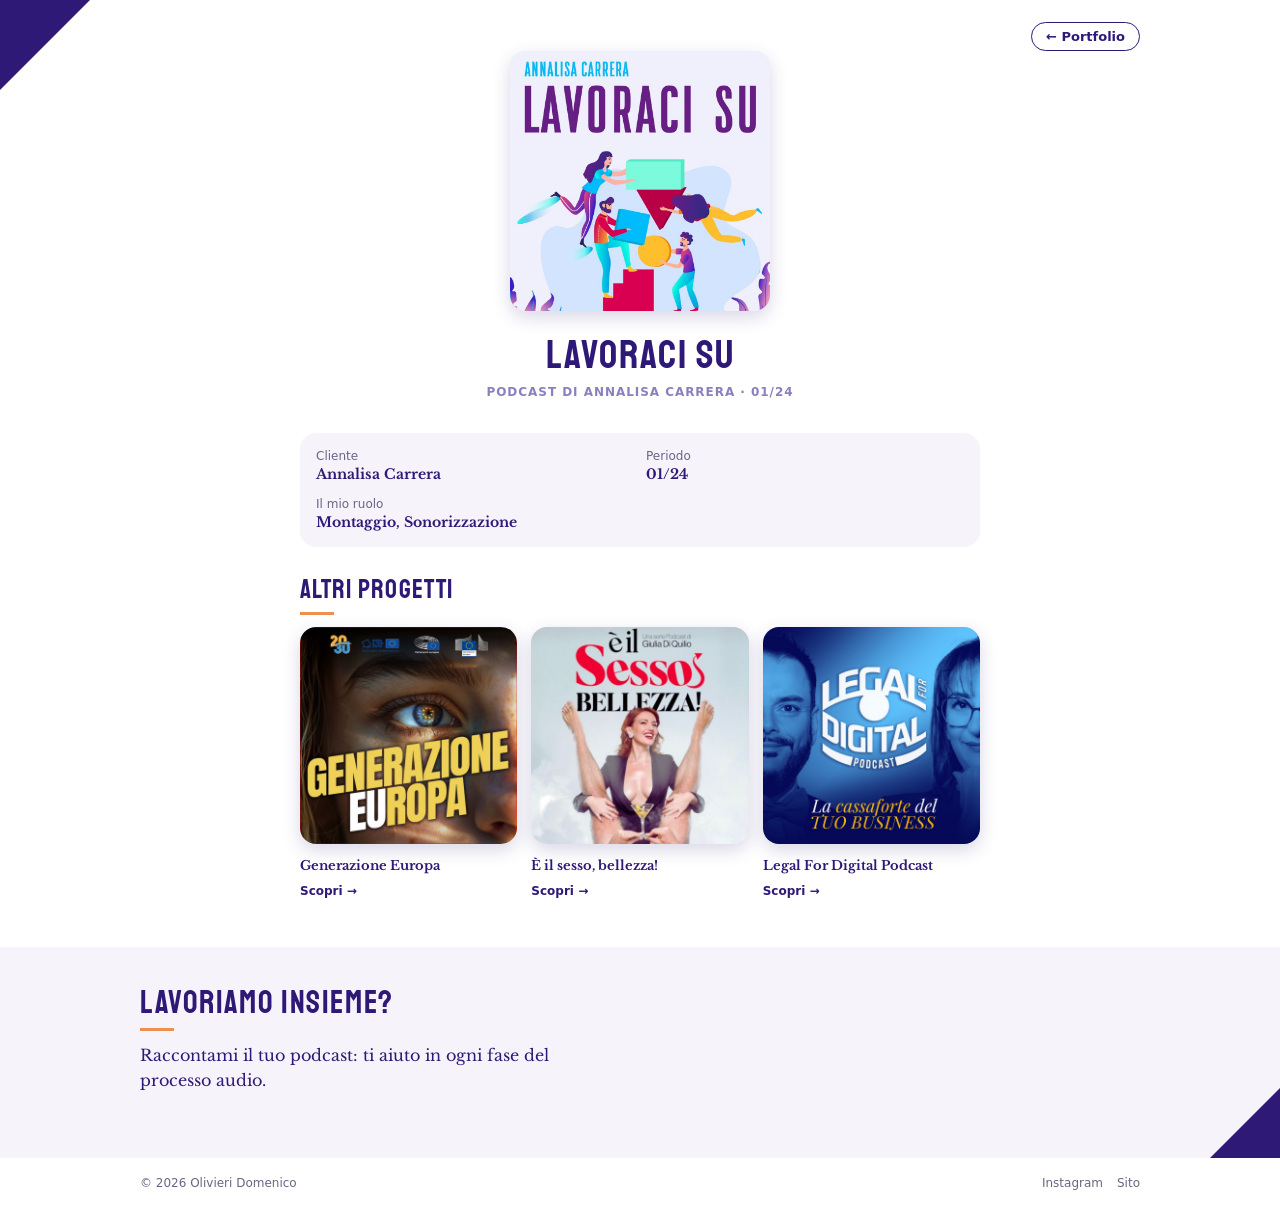
<file: portfolio/lavoraci-su/index.html>
<!doctype html>
<html lang="it"><head><meta charset="utf-8"><meta name="viewport" content="width=device-width, initial-scale=1">
<title>Lavoraci Su - Olivieri Domenico</title>
<meta name="description" content="Il podcast di Annalisa Carrera alla scoperta del motivo per cui si fa il lavoro che si sta facendo.">
<meta property="og:type" content="website"><meta property="og:title" content="Lavoraci Su - Olivieri Domenico"><meta property="og:description" content="Il podcast di Annalisa Carrera alla scoperta del motivo per cui si fa il lavoro che si sta facendo.">
<meta property="og:image" content="https://olivieridomenicopodcast.github.io/DomePodcast-Studio/portfolio/img/lavoraci-su.jpg"><meta property="og:url" content="https://olivieridomenicopodcast.github.io/DomePodcast-Studio/portfolio/lavoraci-su/">
<meta name="theme-color" content="#2E1976">
<link rel="stylesheet" href="../../assets/brand.css"><link rel="stylesheet" href="../stile.css">
</head><body class="pf">
<header class="det"><div class="wrap"><a class="back" data-pf="home" href="../">← Portfolio</a>
<div class="cover"><img src="../img/lavoraci-su.jpg" alt="Copertina di Lavoraci Su" loading="lazy"></div><h1 class="t">Lavoraci Su</h1><p class="by">Podcast di Annalisa Carrera · 01/24</p></div></header>
<main class="det-main"><div class="wrap">
<dl class="info"><div><dt>Cliente</dt><dd>Annalisa Carrera</dd></div><div><dt>Periodo</dt><dd>01/24</dd></div><div><dt>Il mio ruolo</dt><dd>Montaggio, Sonorizzazione</dd></div></dl>




<section class="blocco"><h2 class="t">Altri progetti</h2><div class="griglia"><a class="card" href="../generazione-europa/" data-pf="generazione-europa" data-r="Montaggio|Sonorizzazione"><div class="cover"><img src="../img/generazione-europa.jpg" alt="Copertina di Generazione Europa" loading="lazy"></div>
<h3>Generazione Europa</h3><div class="meta">Montaggio · Sonorizzazione · 05/24</div><p>Il podcast di 20e30 in collaborazione con l’ufficio del parlamento europeo in Italia e la Rappresentanza della commissione europea con la media partnership di CnC Media.</p><span class="vai">Scopri →</span></a><a class="card" href="../e-il-sesso-bellezza/" data-pf="e-il-sesso-bellezza" data-r="Montaggio|Sonorizzazione"><div class="cover"><img src="../img/e-il-sesso-bellezza.jpg" alt="Copertina di È il sesso, bellezza!" loading="lazy"></div>
<h3>È il sesso, bellezza!</h3><div class="meta">Montaggio · Sonorizzazione · 2° Stagione - 09/23</div><p>Il podcast dell’attrice e performer di burlesque Giulia di Quilio, dove affronta il tema del sesso e della sessualità abbattendo ogni tabù.</p><span class="vai">Scopri →</span></a><a class="card" href="../legal-for-digital-podcast/" data-pf="legal-for-digital-podcast" data-r="Montaggio|Distribuzione"><div class="cover"><img src="../img/legal-for-digital-podcast.jpg" alt="Copertina di Legal For Digital Podcast" loading="lazy"></div>
<h3>Legal For Digital Podcast</h3><div class="meta">Montaggio · Distribuzione · Da 01/23</div><p>Il podcast degli avvocati Brunella Martino (avvocatodellarete) e Alessandro Vercellotti (avvocatodeldigitale) nato per rendere accessibile il legal tech a tutti i professionisti del web. </p><span class="vai">Scopri →</span></a></div></section>
</div></main><section class="chiusura" id="contatti"><div class="wrap"><h2 class="t">Lavoriamo insieme?</h2><p>Raccontami il tuo podcast: ti aiuto in ogni fase del processo audio.</p>
</div></section><footer class="piede"><div class="wrap"><span>© 2026 Olivieri Domenico</span><nav><a href="https://www.instagram.com/domenicoolivieri_/" rel="noopener">Instagram</a><a href="https://olivieridomenico.it" rel="noopener">Sito</a></nav></div></footer></body></html>
</file>
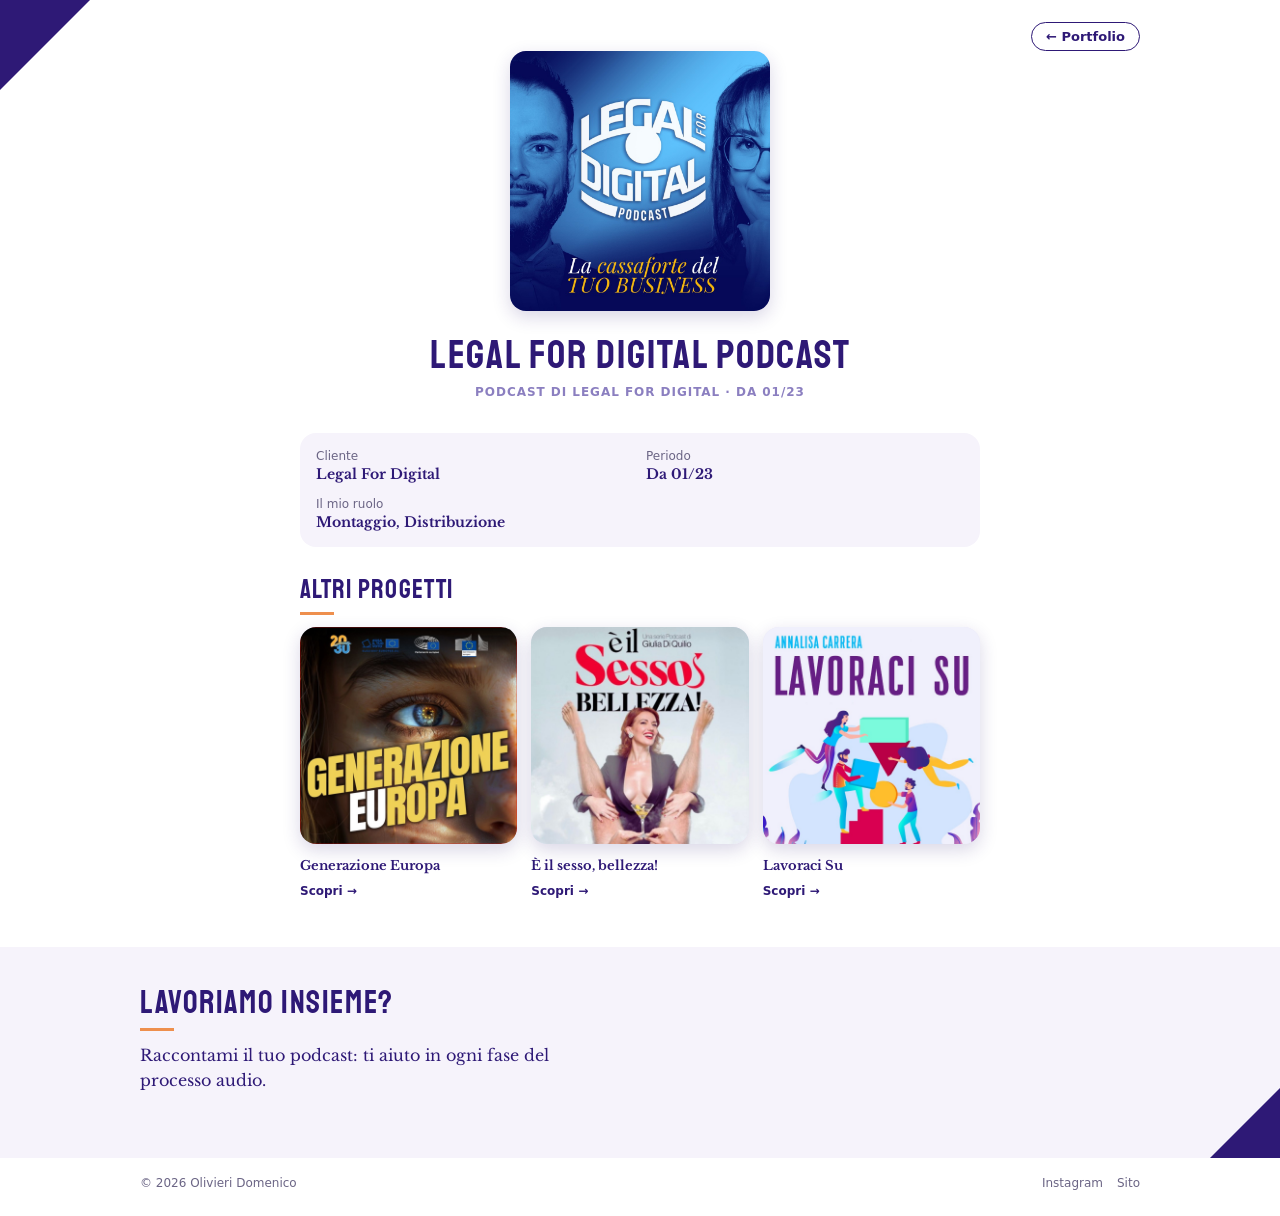
<file: portfolio/legal-for-digital-podcast/index.html>
<!doctype html>
<html lang="it"><head><meta charset="utf-8"><meta name="viewport" content="width=device-width, initial-scale=1">
<title>Legal For Digital Podcast - Olivieri Domenico</title>
<meta name="description" content="Il podcast degli avvocati Brunella Martino (avvocatodellarete) e Alessandro Vercellotti (avvocatodeldigitale) nato per rendere accessibile il legal tech a tutti i professionisti del web. ">
<meta property="og:type" content="website"><meta property="og:title" content="Legal For Digital Podcast - Olivieri Domenico"><meta property="og:description" content="Il podcast degli avvocati Brunella Martino (avvocatodellarete) e Alessandro Vercellotti (avvocatodeldigitale) nato per rendere accessibile il legal tech a tutti i professionisti del web. ">
<meta property="og:image" content="https://olivieridomenicopodcast.github.io/DomePodcast-Studio/portfolio/img/legal-for-digital-podcast.jpg"><meta property="og:url" content="https://olivieridomenicopodcast.github.io/DomePodcast-Studio/portfolio/legal-for-digital-podcast/">
<meta name="theme-color" content="#2E1976">
<link rel="stylesheet" href="../../assets/brand.css"><link rel="stylesheet" href="../stile.css">
</head><body class="pf">
<header class="det"><div class="wrap"><a class="back" data-pf="home" href="../">← Portfolio</a>
<div class="cover"><img src="../img/legal-for-digital-podcast.jpg" alt="Copertina di Legal For Digital Podcast" loading="lazy"></div><h1 class="t">Legal For Digital Podcast</h1><p class="by">Podcast di Legal For Digital · Da 01/23</p></div></header>
<main class="det-main"><div class="wrap">
<dl class="info"><div><dt>Cliente</dt><dd>Legal For Digital</dd></div><div><dt>Periodo</dt><dd>Da 01/23</dd></div><div><dt>Il mio ruolo</dt><dd>Montaggio, Distribuzione</dd></div></dl>




<section class="blocco"><h2 class="t">Altri progetti</h2><div class="griglia"><a class="card" href="../generazione-europa/" data-pf="generazione-europa" data-r="Montaggio|Sonorizzazione"><div class="cover"><img src="../img/generazione-europa.jpg" alt="Copertina di Generazione Europa" loading="lazy"></div>
<h3>Generazione Europa</h3><div class="meta">Montaggio · Sonorizzazione · 05/24</div><p>Il podcast di 20e30 in collaborazione con l’ufficio del parlamento europeo in Italia e la Rappresentanza della commissione europea con la media partnership di CnC Media.</p><span class="vai">Scopri →</span></a><a class="card" href="../e-il-sesso-bellezza/" data-pf="e-il-sesso-bellezza" data-r="Montaggio|Sonorizzazione"><div class="cover"><img src="../img/e-il-sesso-bellezza.jpg" alt="Copertina di È il sesso, bellezza!" loading="lazy"></div>
<h3>È il sesso, bellezza!</h3><div class="meta">Montaggio · Sonorizzazione · 2° Stagione - 09/23</div><p>Il podcast dell’attrice e performer di burlesque Giulia di Quilio, dove affronta il tema del sesso e della sessualità abbattendo ogni tabù.</p><span class="vai">Scopri →</span></a><a class="card" href="../lavoraci-su/" data-pf="lavoraci-su" data-r="Montaggio|Sonorizzazione"><div class="cover"><img src="../img/lavoraci-su.jpg" alt="Copertina di Lavoraci Su" loading="lazy"></div>
<h3>Lavoraci Su</h3><div class="meta">Montaggio · Sonorizzazione · 01/24</div><p>Il podcast di Annalisa Carrera alla scoperta del motivo per cui si fa il lavoro che si sta facendo.</p><span class="vai">Scopri →</span></a></div></section>
</div></main><section class="chiusura" id="contatti"><div class="wrap"><h2 class="t">Lavoriamo insieme?</h2><p>Raccontami il tuo podcast: ti aiuto in ogni fase del processo audio.</p>
</div></section><footer class="piede"><div class="wrap"><span>© 2026 Olivieri Domenico</span><nav><a href="https://www.instagram.com/domenicoolivieri_/" rel="noopener">Instagram</a><a href="https://olivieridomenico.it" rel="noopener">Sito</a></nav></div></footer></body></html>
</file>
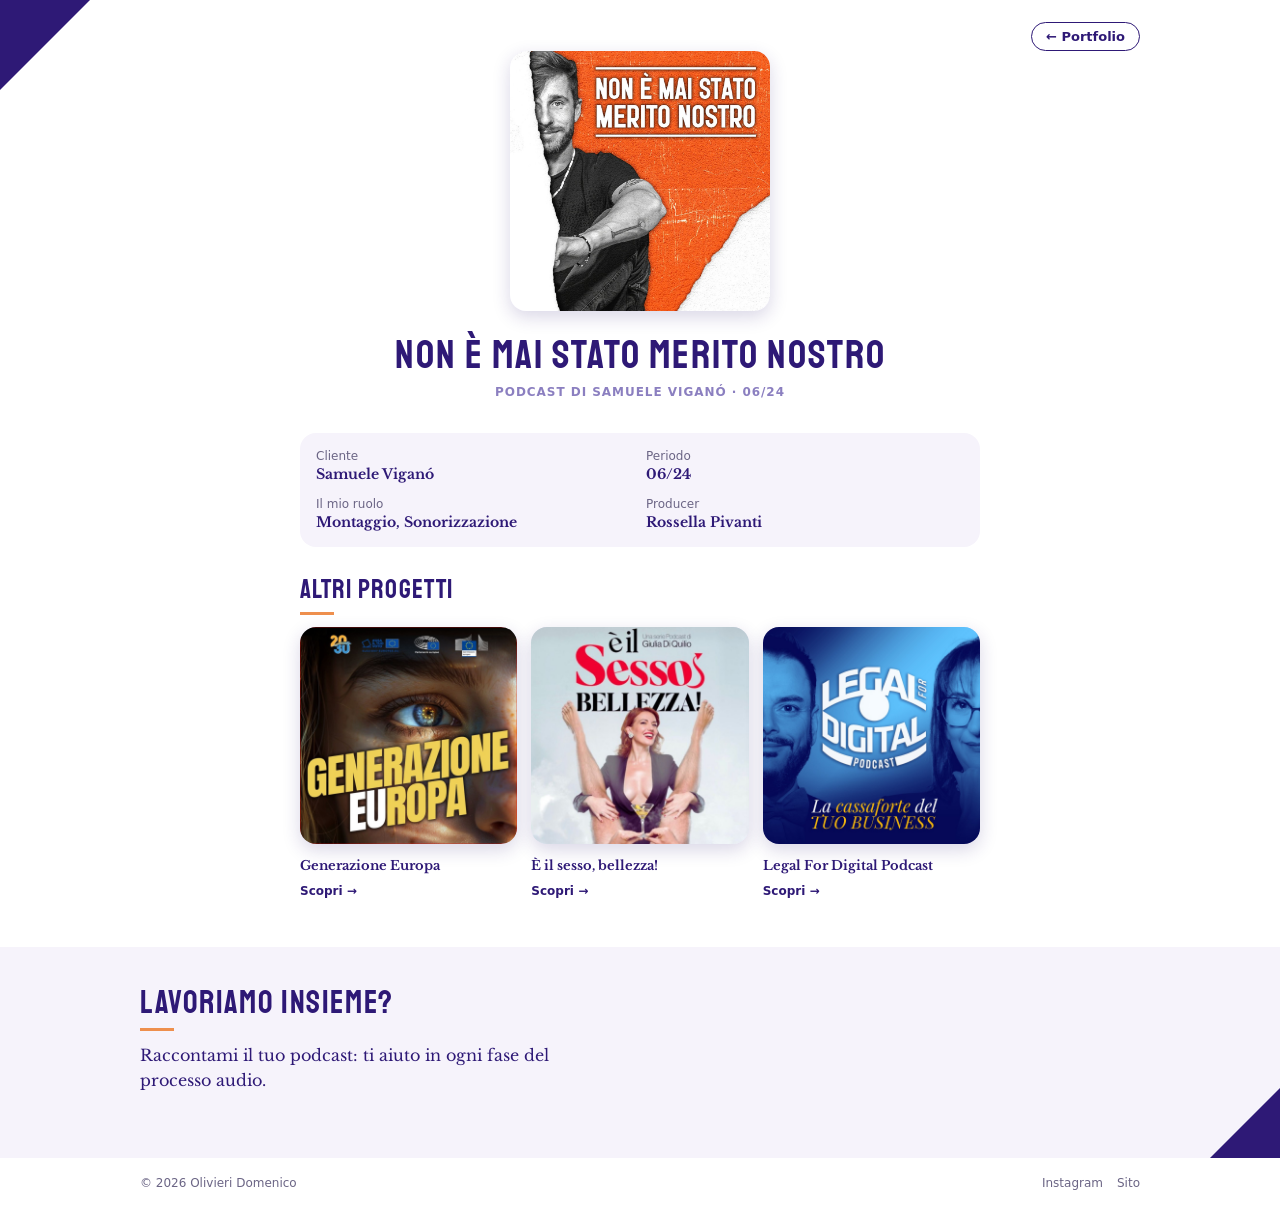
<file: portfolio/non-e-mai-stato-merito-nostro/index.html>
<!doctype html>
<html lang="it"><head><meta charset="utf-8"><meta name="viewport" content="width=device-width, initial-scale=1">
<title>Non è mai stato merito nostro - Olivieri Domenico</title>
<meta name="description" content="Podcast traddo dal libro omonimo di Samuele Viganò.">
<meta property="og:type" content="website"><meta property="og:title" content="Non è mai stato merito nostro - Olivieri Domenico"><meta property="og:description" content="Podcast traddo dal libro omonimo di Samuele Viganò.">
<meta property="og:image" content="https://olivieridomenicopodcast.github.io/DomePodcast-Studio/portfolio/img/non-e-mai-stato-merito-nostro.jpg"><meta property="og:url" content="https://olivieridomenicopodcast.github.io/DomePodcast-Studio/portfolio/non-e-mai-stato-merito-nostro/">
<meta name="theme-color" content="#2E1976">
<link rel="stylesheet" href="../../assets/brand.css"><link rel="stylesheet" href="../stile.css">
</head><body class="pf">
<header class="det"><div class="wrap"><a class="back" data-pf="home" href="../">← Portfolio</a>
<div class="cover"><img src="../img/non-e-mai-stato-merito-nostro.jpg" alt="Copertina di Non è mai stato merito nostro" loading="lazy"></div><h1 class="t">Non è mai stato merito nostro</h1><p class="by">Podcast di Samuele Viganó · 06/24</p></div></header>
<main class="det-main"><div class="wrap">
<dl class="info"><div><dt>Cliente</dt><dd>Samuele Viganó</dd></div><div><dt>Periodo</dt><dd>06/24</dd></div><div><dt>Il mio ruolo</dt><dd>Montaggio, Sonorizzazione</dd></div><div><dt>Producer</dt><dd>Rossella Pivanti</dd></div></dl>




<section class="blocco"><h2 class="t">Altri progetti</h2><div class="griglia"><a class="card" href="../generazione-europa/" data-pf="generazione-europa" data-r="Montaggio|Sonorizzazione"><div class="cover"><img src="../img/generazione-europa.jpg" alt="Copertina di Generazione Europa" loading="lazy"></div>
<h3>Generazione Europa</h3><div class="meta">Montaggio · Sonorizzazione · 05/24</div><p>Il podcast di 20e30 in collaborazione con l’ufficio del parlamento europeo in Italia e la Rappresentanza della commissione europea con la media partnership di CnC Media.</p><span class="vai">Scopri →</span></a><a class="card" href="../e-il-sesso-bellezza/" data-pf="e-il-sesso-bellezza" data-r="Montaggio|Sonorizzazione"><div class="cover"><img src="../img/e-il-sesso-bellezza.jpg" alt="Copertina di È il sesso, bellezza!" loading="lazy"></div>
<h3>È il sesso, bellezza!</h3><div class="meta">Montaggio · Sonorizzazione · 2° Stagione - 09/23</div><p>Il podcast dell’attrice e performer di burlesque Giulia di Quilio, dove affronta il tema del sesso e della sessualità abbattendo ogni tabù.</p><span class="vai">Scopri →</span></a><a class="card" href="../legal-for-digital-podcast/" data-pf="legal-for-digital-podcast" data-r="Montaggio|Distribuzione"><div class="cover"><img src="../img/legal-for-digital-podcast.jpg" alt="Copertina di Legal For Digital Podcast" loading="lazy"></div>
<h3>Legal For Digital Podcast</h3><div class="meta">Montaggio · Distribuzione · Da 01/23</div><p>Il podcast degli avvocati Brunella Martino (avvocatodellarete) e Alessandro Vercellotti (avvocatodeldigitale) nato per rendere accessibile il legal tech a tutti i professionisti del web. </p><span class="vai">Scopri →</span></a></div></section>
</div></main><section class="chiusura" id="contatti"><div class="wrap"><h2 class="t">Lavoriamo insieme?</h2><p>Raccontami il tuo podcast: ti aiuto in ogni fase del processo audio.</p>
</div></section><footer class="piede"><div class="wrap"><span>© 2026 Olivieri Domenico</span><nav><a href="https://www.instagram.com/domenicoolivieri_/" rel="noopener">Instagram</a><a href="https://olivieridomenico.it" rel="noopener">Sito</a></nav></div></footer></body></html>
</file>
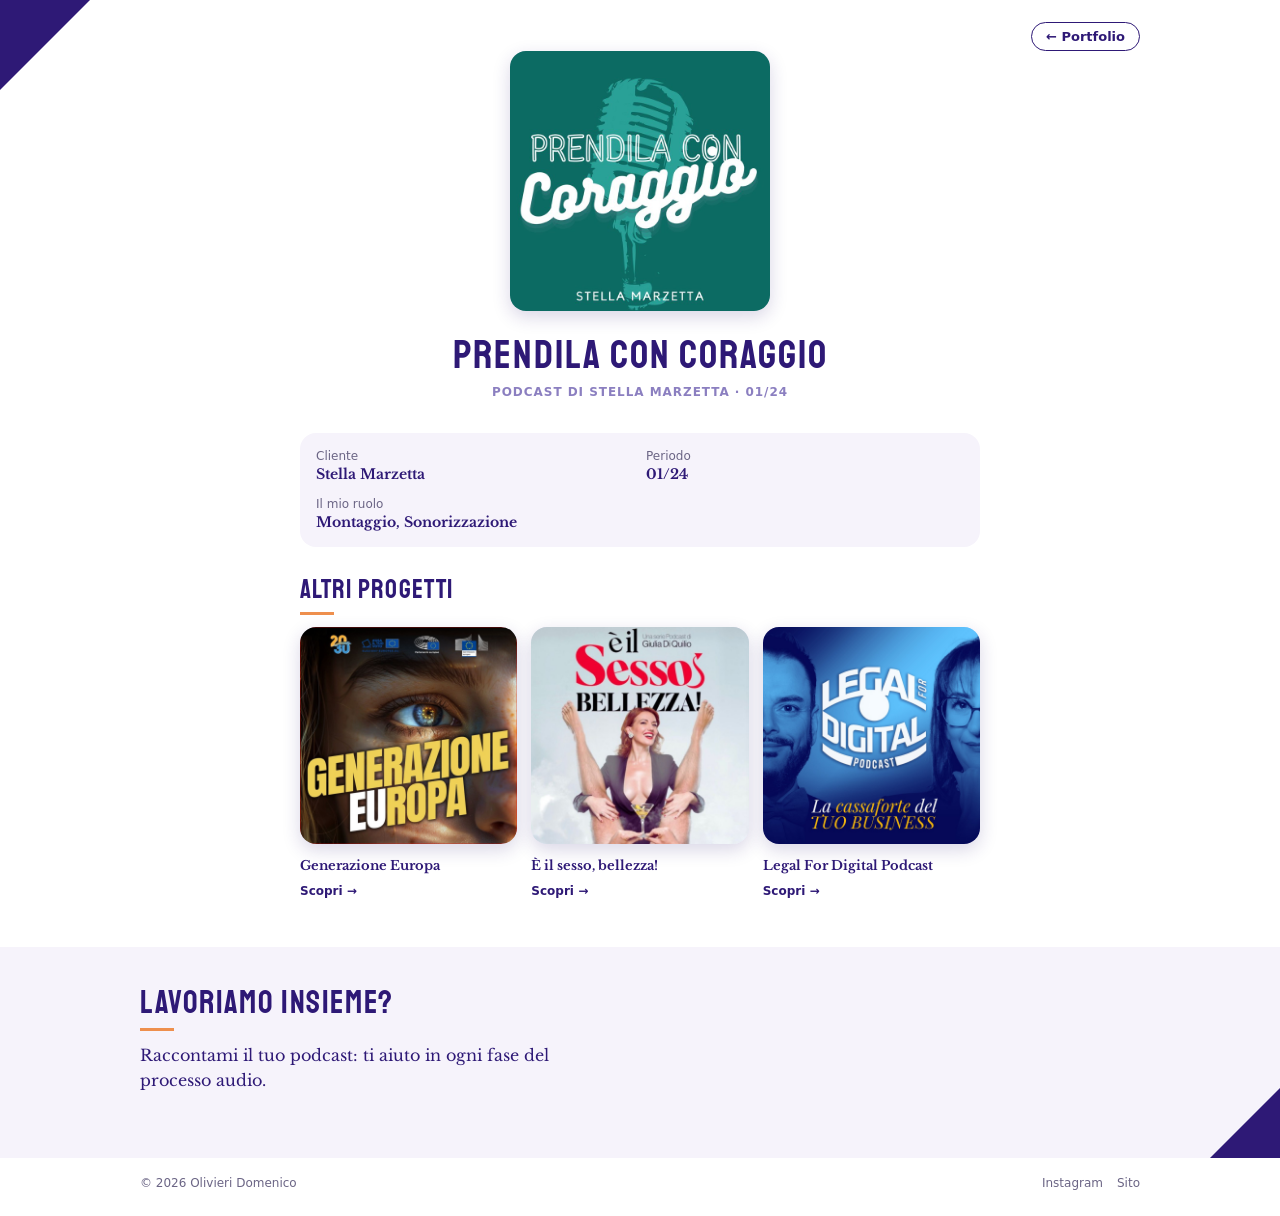
<file: portfolio/prendila-con-coraggio/index.html>
<!doctype html>
<html lang="it"><head><meta charset="utf-8"><meta name="viewport" content="width=device-width, initial-scale=1">
<title>Prendila con coraggio - Olivieri Domenico</title>
<meta name="description" content="La tua voce, il mio sound.">
<meta property="og:type" content="website"><meta property="og:title" content="Prendila con coraggio - Olivieri Domenico"><meta property="og:description" content="La tua voce, il mio sound.">
<meta property="og:image" content="https://olivieridomenicopodcast.github.io/DomePodcast-Studio/portfolio/img/prendila-con-coraggio.jpg"><meta property="og:url" content="https://olivieridomenicopodcast.github.io/DomePodcast-Studio/portfolio/prendila-con-coraggio/">
<meta name="theme-color" content="#2E1976">
<link rel="stylesheet" href="../../assets/brand.css"><link rel="stylesheet" href="../stile.css">
</head><body class="pf">
<header class="det"><div class="wrap"><a class="back" data-pf="home" href="../">← Portfolio</a>
<div class="cover"><img src="../img/prendila-con-coraggio.jpg" alt="Copertina di Prendila con coraggio" loading="lazy"></div><h1 class="t">Prendila con coraggio</h1><p class="by">Podcast di Stella Marzetta · 01/24</p></div></header>
<main class="det-main"><div class="wrap">
<dl class="info"><div><dt>Cliente</dt><dd>Stella Marzetta</dd></div><div><dt>Periodo</dt><dd>01/24</dd></div><div><dt>Il mio ruolo</dt><dd>Montaggio, Sonorizzazione</dd></div></dl>




<section class="blocco"><h2 class="t">Altri progetti</h2><div class="griglia"><a class="card" href="../generazione-europa/" data-pf="generazione-europa" data-r="Montaggio|Sonorizzazione"><div class="cover"><img src="../img/generazione-europa.jpg" alt="Copertina di Generazione Europa" loading="lazy"></div>
<h3>Generazione Europa</h3><div class="meta">Montaggio · Sonorizzazione · 05/24</div><p>Il podcast di 20e30 in collaborazione con l’ufficio del parlamento europeo in Italia e la Rappresentanza della commissione europea con la media partnership di CnC Media.</p><span class="vai">Scopri →</span></a><a class="card" href="../e-il-sesso-bellezza/" data-pf="e-il-sesso-bellezza" data-r="Montaggio|Sonorizzazione"><div class="cover"><img src="../img/e-il-sesso-bellezza.jpg" alt="Copertina di È il sesso, bellezza!" loading="lazy"></div>
<h3>È il sesso, bellezza!</h3><div class="meta">Montaggio · Sonorizzazione · 2° Stagione - 09/23</div><p>Il podcast dell’attrice e performer di burlesque Giulia di Quilio, dove affronta il tema del sesso e della sessualità abbattendo ogni tabù.</p><span class="vai">Scopri →</span></a><a class="card" href="../legal-for-digital-podcast/" data-pf="legal-for-digital-podcast" data-r="Montaggio|Distribuzione"><div class="cover"><img src="../img/legal-for-digital-podcast.jpg" alt="Copertina di Legal For Digital Podcast" loading="lazy"></div>
<h3>Legal For Digital Podcast</h3><div class="meta">Montaggio · Distribuzione · Da 01/23</div><p>Il podcast degli avvocati Brunella Martino (avvocatodellarete) e Alessandro Vercellotti (avvocatodeldigitale) nato per rendere accessibile il legal tech a tutti i professionisti del web. </p><span class="vai">Scopri →</span></a></div></section>
</div></main><section class="chiusura" id="contatti"><div class="wrap"><h2 class="t">Lavoriamo insieme?</h2><p>Raccontami il tuo podcast: ti aiuto in ogni fase del processo audio.</p>
</div></section><footer class="piede"><div class="wrap"><span>© 2026 Olivieri Domenico</span><nav><a href="https://www.instagram.com/domenicoolivieri_/" rel="noopener">Instagram</a><a href="https://olivieridomenico.it" rel="noopener">Sito</a></nav></div></footer></body></html>
</file>
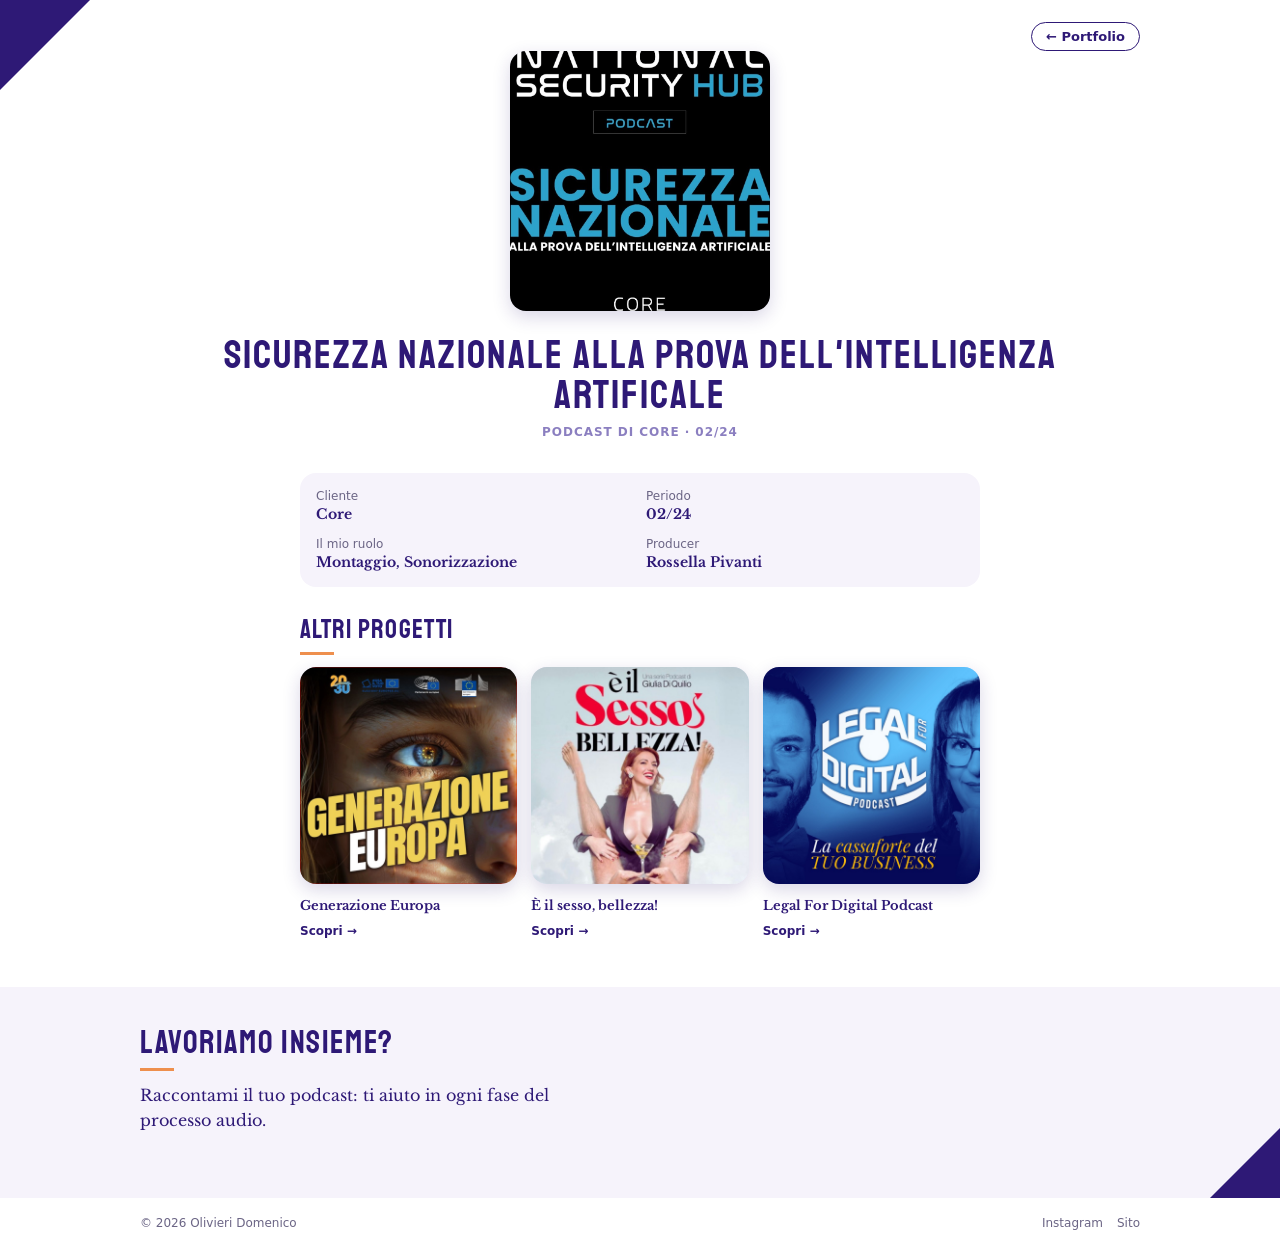
<file: portfolio/sicurezza-nazionale-alla-prova-dell-intelligenza-artificale/index.html>
<!doctype html>
<html lang="it"><head><meta charset="utf-8"><meta name="viewport" content="width=device-width, initial-scale=1">
<title>Sicurezza Nazionale alla Prova dell&#39;Intelligenza Artificale - Olivieri Domenico</title>
<meta name="description" content="Podcast del National Security Hub promosso da Core sulla Cybersicurezza.

Mi sono occupato di montaggio e sonorizzazione.">
<meta property="og:type" content="website"><meta property="og:title" content="Sicurezza Nazionale alla Prova dell&#39;Intelligenza Artificale - Olivieri Domenico"><meta property="og:description" content="Podcast del National Security Hub promosso da Core sulla Cybersicurezza.

Mi sono occupato di montaggio e sonorizzazione.">
<meta property="og:image" content="https://olivieridomenicopodcast.github.io/DomePodcast-Studio/portfolio/img/sicurezza-nazionale-alla-prova-dell-intelligenza-artificale.jpg"><meta property="og:url" content="https://olivieridomenicopodcast.github.io/DomePodcast-Studio/portfolio/sicurezza-nazionale-alla-prova-dell-intelligenza-artificale/">
<meta name="theme-color" content="#2E1976">
<link rel="stylesheet" href="../../assets/brand.css"><link rel="stylesheet" href="../stile.css">
</head><body class="pf">
<header class="det"><div class="wrap"><a class="back" data-pf="home" href="../">← Portfolio</a>
<div class="cover"><img src="../img/sicurezza-nazionale-alla-prova-dell-intelligenza-artificale.jpg" alt="Copertina di Sicurezza Nazionale alla Prova dell&#39;Intelligenza Artificale" loading="lazy"></div><h1 class="t">Sicurezza Nazionale alla Prova dell&#39;Intelligenza Artificale</h1><p class="by">Podcast di Core · 02/24</p></div></header>
<main class="det-main"><div class="wrap">
<dl class="info"><div><dt>Cliente</dt><dd>Core</dd></div><div><dt>Periodo</dt><dd>02/24</dd></div><div><dt>Il mio ruolo</dt><dd>Montaggio, Sonorizzazione</dd></div><div><dt>Producer</dt><dd>Rossella Pivanti</dd></div></dl>




<section class="blocco"><h2 class="t">Altri progetti</h2><div class="griglia"><a class="card" href="../generazione-europa/" data-pf="generazione-europa" data-r="Montaggio|Sonorizzazione"><div class="cover"><img src="../img/generazione-europa.jpg" alt="Copertina di Generazione Europa" loading="lazy"></div>
<h3>Generazione Europa</h3><div class="meta">Montaggio · Sonorizzazione · 05/24</div><p>Il podcast di 20e30 in collaborazione con l’ufficio del parlamento europeo in Italia e la Rappresentanza della commissione europea con la media partnership di CnC Media.</p><span class="vai">Scopri →</span></a><a class="card" href="../e-il-sesso-bellezza/" data-pf="e-il-sesso-bellezza" data-r="Montaggio|Sonorizzazione"><div class="cover"><img src="../img/e-il-sesso-bellezza.jpg" alt="Copertina di È il sesso, bellezza!" loading="lazy"></div>
<h3>È il sesso, bellezza!</h3><div class="meta">Montaggio · Sonorizzazione · 2° Stagione - 09/23</div><p>Il podcast dell’attrice e performer di burlesque Giulia di Quilio, dove affronta il tema del sesso e della sessualità abbattendo ogni tabù.</p><span class="vai">Scopri →</span></a><a class="card" href="../legal-for-digital-podcast/" data-pf="legal-for-digital-podcast" data-r="Montaggio|Distribuzione"><div class="cover"><img src="../img/legal-for-digital-podcast.jpg" alt="Copertina di Legal For Digital Podcast" loading="lazy"></div>
<h3>Legal For Digital Podcast</h3><div class="meta">Montaggio · Distribuzione · Da 01/23</div><p>Il podcast degli avvocati Brunella Martino (avvocatodellarete) e Alessandro Vercellotti (avvocatodeldigitale) nato per rendere accessibile il legal tech a tutti i professionisti del web. </p><span class="vai">Scopri →</span></a></div></section>
</div></main><section class="chiusura" id="contatti"><div class="wrap"><h2 class="t">Lavoriamo insieme?</h2><p>Raccontami il tuo podcast: ti aiuto in ogni fase del processo audio.</p>
</div></section><footer class="piede"><div class="wrap"><span>© 2026 Olivieri Domenico</span><nav><a href="https://www.instagram.com/domenicoolivieri_/" rel="noopener">Instagram</a><a href="https://olivieridomenico.it" rel="noopener">Sito</a></nav></div></footer></body></html>
</file>
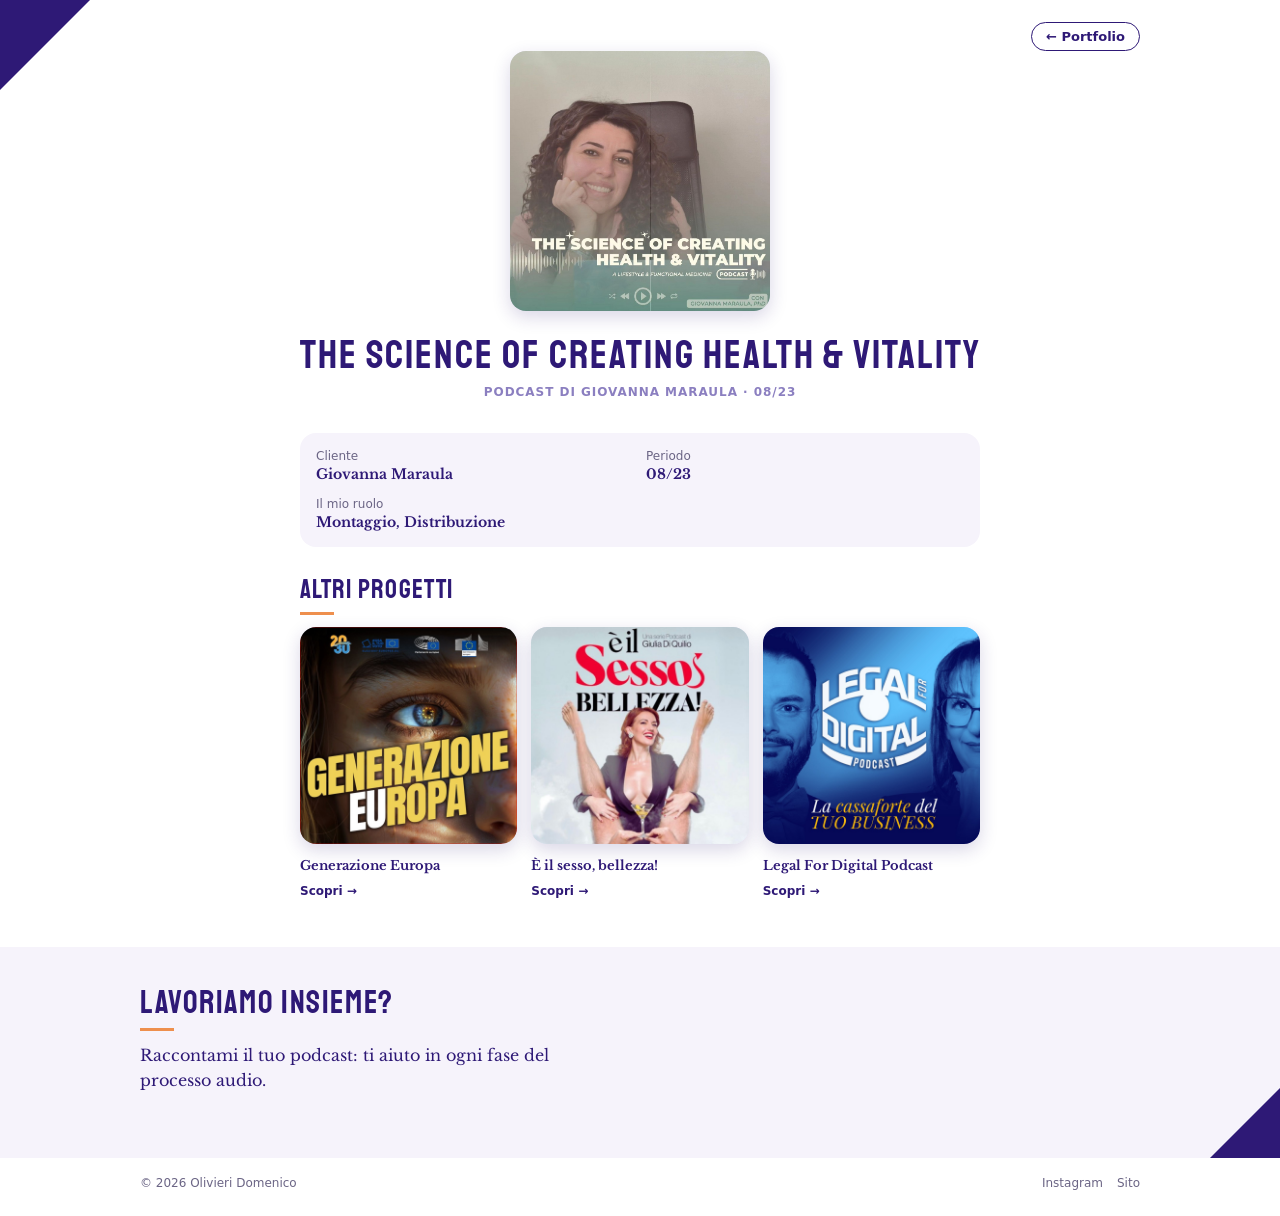
<file: portfolio/the-science-of-creating-health-vitality/index.html>
<!doctype html>
<html lang="it"><head><meta charset="utf-8"><meta name="viewport" content="width=device-width, initial-scale=1">
<title>The Science of Creating Health &amp; Vitality  - Olivieri Domenico</title>
<meta name="description" content="Podcast scentifico dedicato alla nutrizione funzionale &amp; lifestyle medicine.

Mi sono occupato di montaggio e distribuzione.">
<meta property="og:type" content="website"><meta property="og:title" content="The Science of Creating Health &amp; Vitality  - Olivieri Domenico"><meta property="og:description" content="Podcast scentifico dedicato alla nutrizione funzionale &amp; lifestyle medicine.

Mi sono occupato di montaggio e distribuzione.">
<meta property="og:image" content="https://olivieridomenicopodcast.github.io/DomePodcast-Studio/portfolio/img/the-science-of-creating-health-vitality.jpg"><meta property="og:url" content="https://olivieridomenicopodcast.github.io/DomePodcast-Studio/portfolio/the-science-of-creating-health-vitality/">
<meta name="theme-color" content="#2E1976">
<link rel="stylesheet" href="../../assets/brand.css"><link rel="stylesheet" href="../stile.css">
</head><body class="pf">
<header class="det"><div class="wrap"><a class="back" data-pf="home" href="../">← Portfolio</a>
<div class="cover"><img src="../img/the-science-of-creating-health-vitality.jpg" alt="Copertina di The Science of Creating Health &amp; Vitality " loading="lazy"></div><h1 class="t">The Science of Creating Health &amp; Vitality </h1><p class="by">Podcast di Giovanna Maraula · 08/23</p></div></header>
<main class="det-main"><div class="wrap">
<dl class="info"><div><dt>Cliente</dt><dd>Giovanna Maraula</dd></div><div><dt>Periodo</dt><dd>08/23</dd></div><div><dt>Il mio ruolo</dt><dd>Montaggio, Distribuzione</dd></div></dl>




<section class="blocco"><h2 class="t">Altri progetti</h2><div class="griglia"><a class="card" href="../generazione-europa/" data-pf="generazione-europa" data-r="Montaggio|Sonorizzazione"><div class="cover"><img src="../img/generazione-europa.jpg" alt="Copertina di Generazione Europa" loading="lazy"></div>
<h3>Generazione Europa</h3><div class="meta">Montaggio · Sonorizzazione · 05/24</div><p>Il podcast di 20e30 in collaborazione con l’ufficio del parlamento europeo in Italia e la Rappresentanza della commissione europea con la media partnership di CnC Media.</p><span class="vai">Scopri →</span></a><a class="card" href="../e-il-sesso-bellezza/" data-pf="e-il-sesso-bellezza" data-r="Montaggio|Sonorizzazione"><div class="cover"><img src="../img/e-il-sesso-bellezza.jpg" alt="Copertina di È il sesso, bellezza!" loading="lazy"></div>
<h3>È il sesso, bellezza!</h3><div class="meta">Montaggio · Sonorizzazione · 2° Stagione - 09/23</div><p>Il podcast dell’attrice e performer di burlesque Giulia di Quilio, dove affronta il tema del sesso e della sessualità abbattendo ogni tabù.</p><span class="vai">Scopri →</span></a><a class="card" href="../legal-for-digital-podcast/" data-pf="legal-for-digital-podcast" data-r="Montaggio|Distribuzione"><div class="cover"><img src="../img/legal-for-digital-podcast.jpg" alt="Copertina di Legal For Digital Podcast" loading="lazy"></div>
<h3>Legal For Digital Podcast</h3><div class="meta">Montaggio · Distribuzione · Da 01/23</div><p>Il podcast degli avvocati Brunella Martino (avvocatodellarete) e Alessandro Vercellotti (avvocatodeldigitale) nato per rendere accessibile il legal tech a tutti i professionisti del web. </p><span class="vai">Scopri →</span></a></div></section>
</div></main><section class="chiusura" id="contatti"><div class="wrap"><h2 class="t">Lavoriamo insieme?</h2><p>Raccontami il tuo podcast: ti aiuto in ogni fase del processo audio.</p>
</div></section><footer class="piede"><div class="wrap"><span>© 2026 Olivieri Domenico</span><nav><a href="https://www.instagram.com/domenicoolivieri_/" rel="noopener">Instagram</a><a href="https://olivieridomenico.it" rel="noopener">Sito</a></nav></div></footer></body></html>
</file>
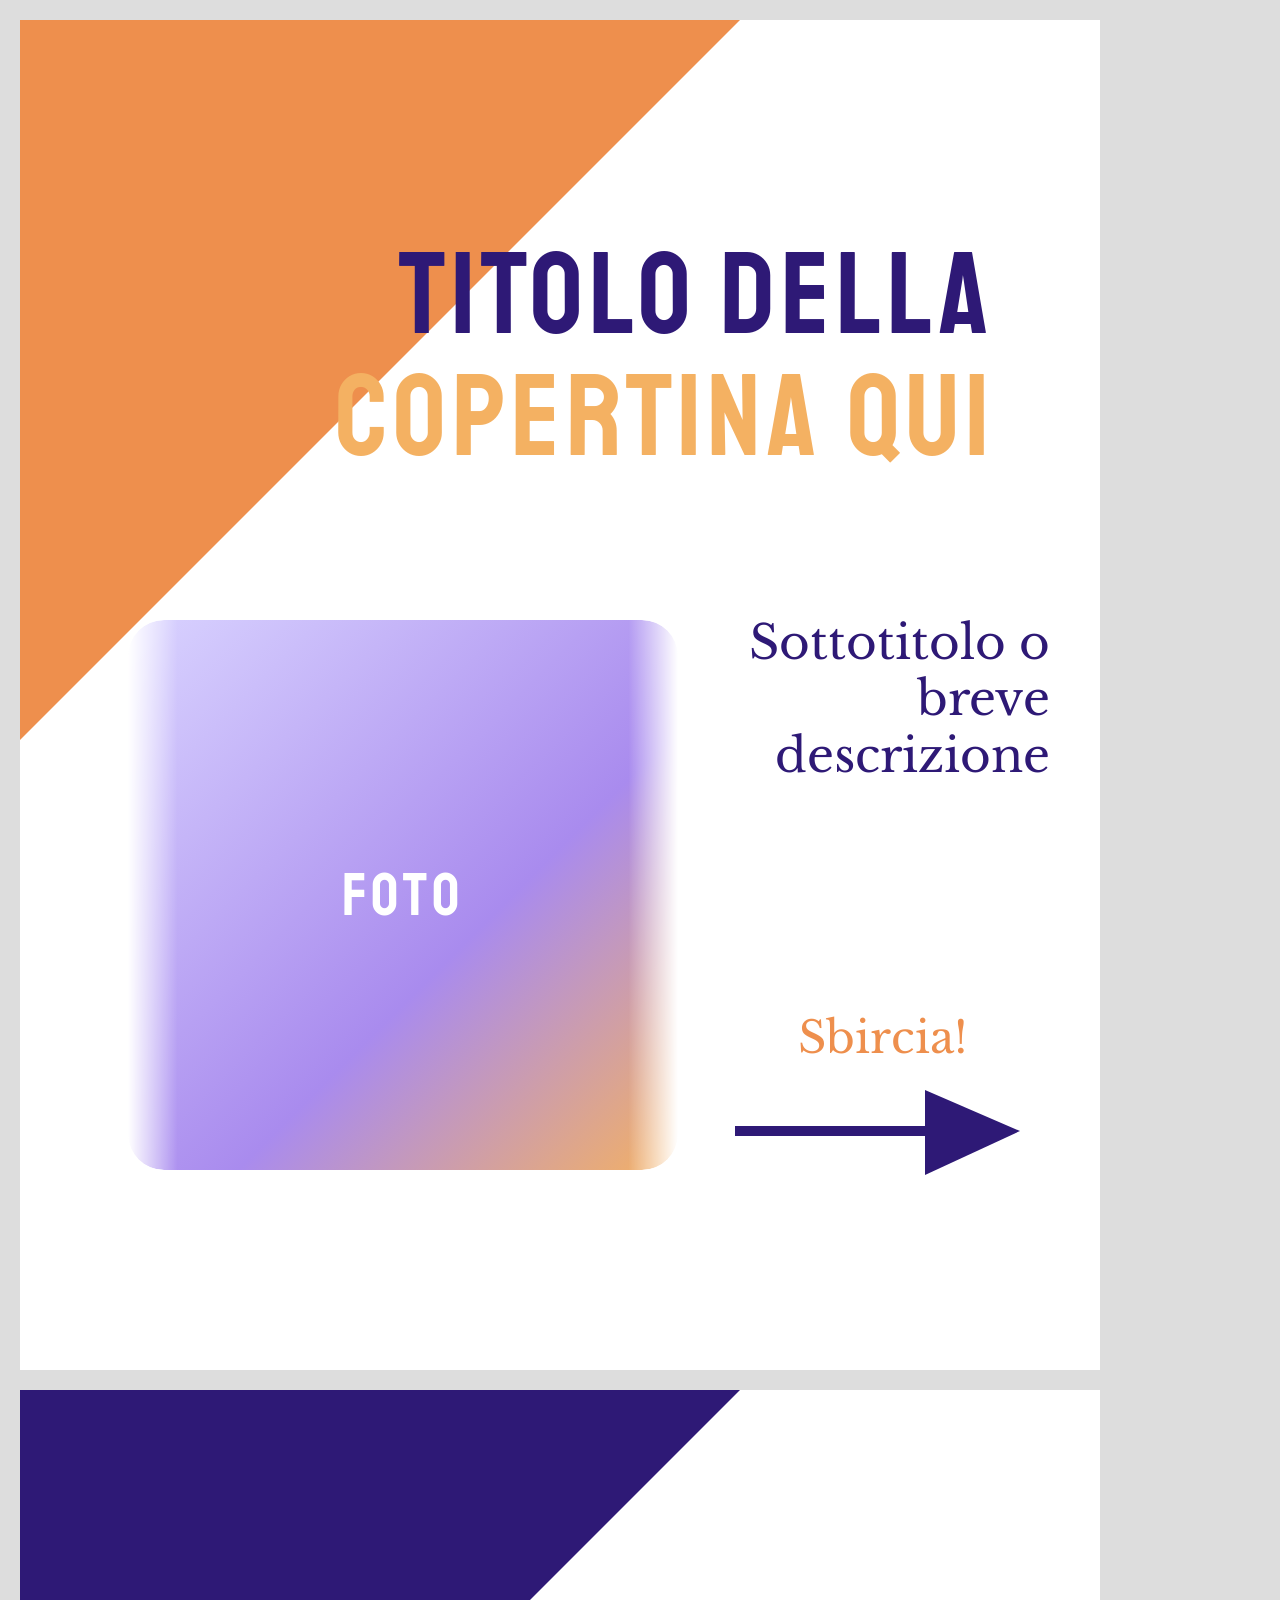
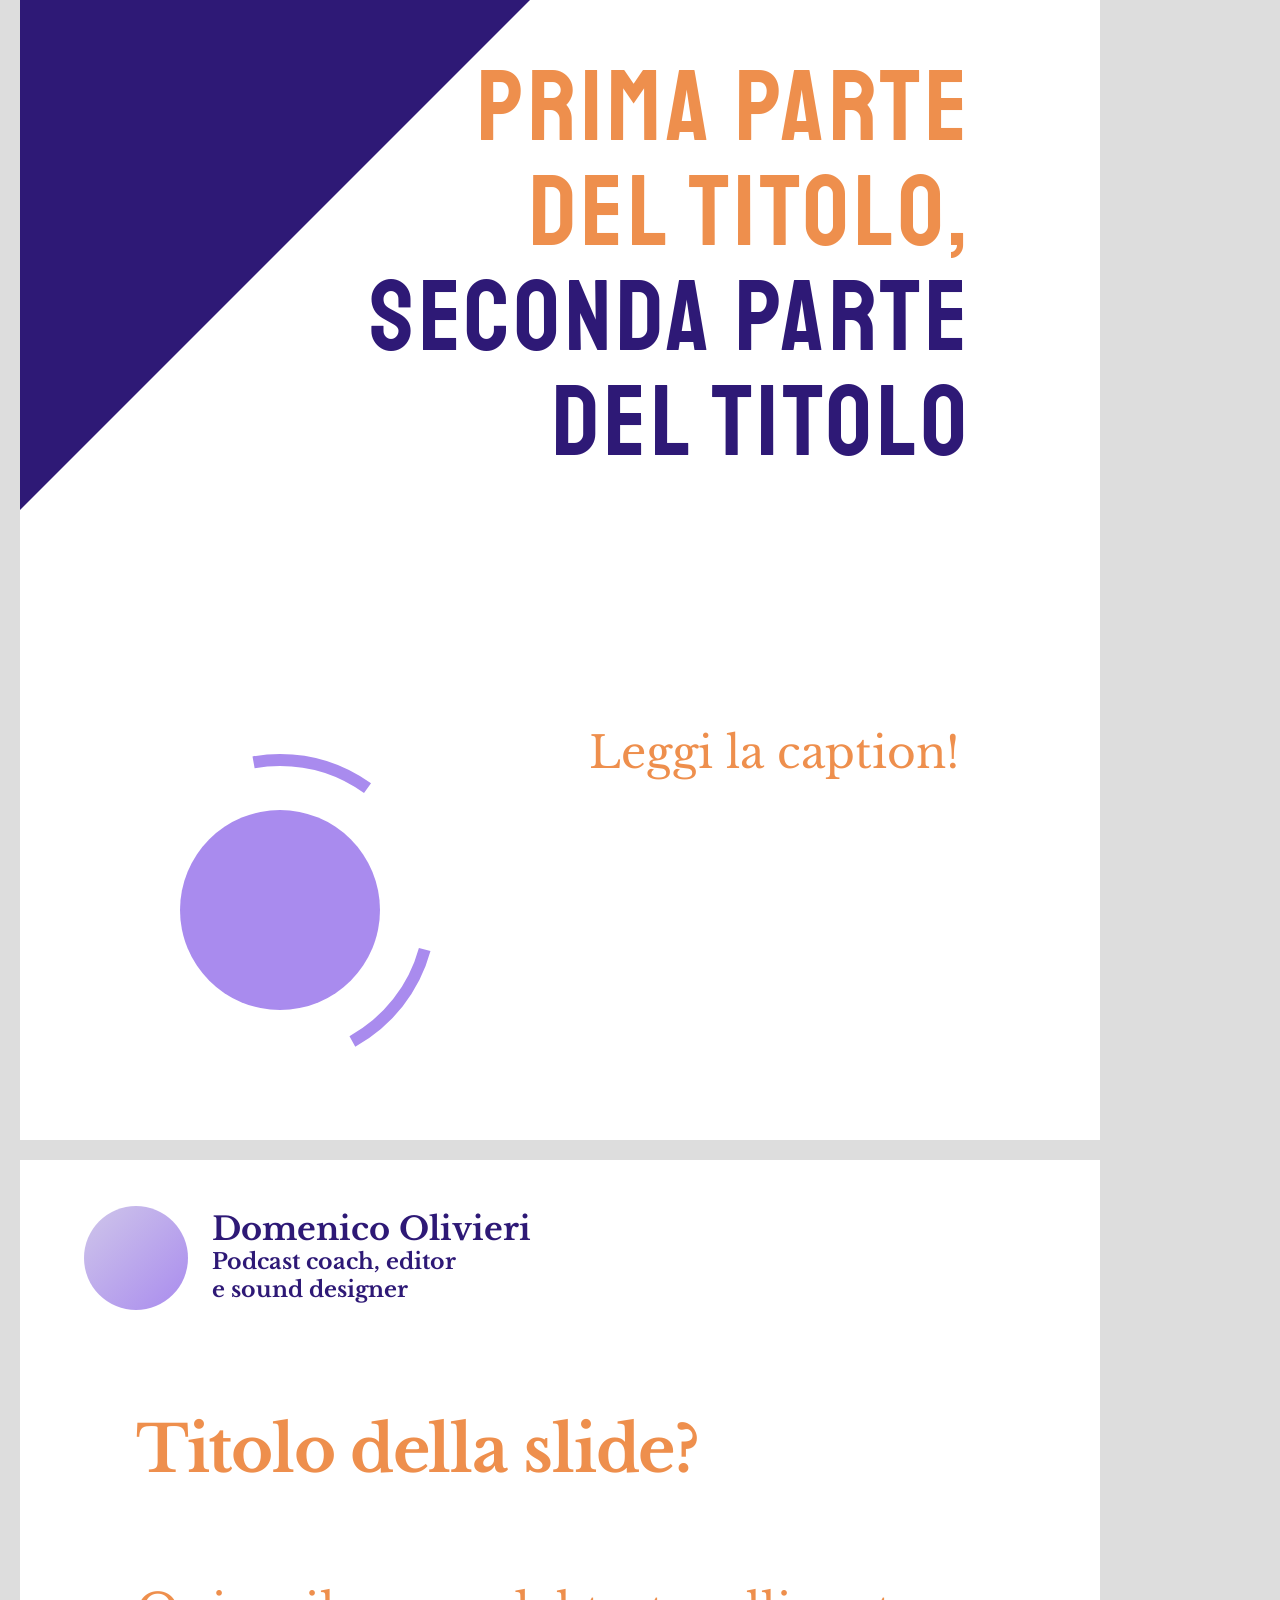
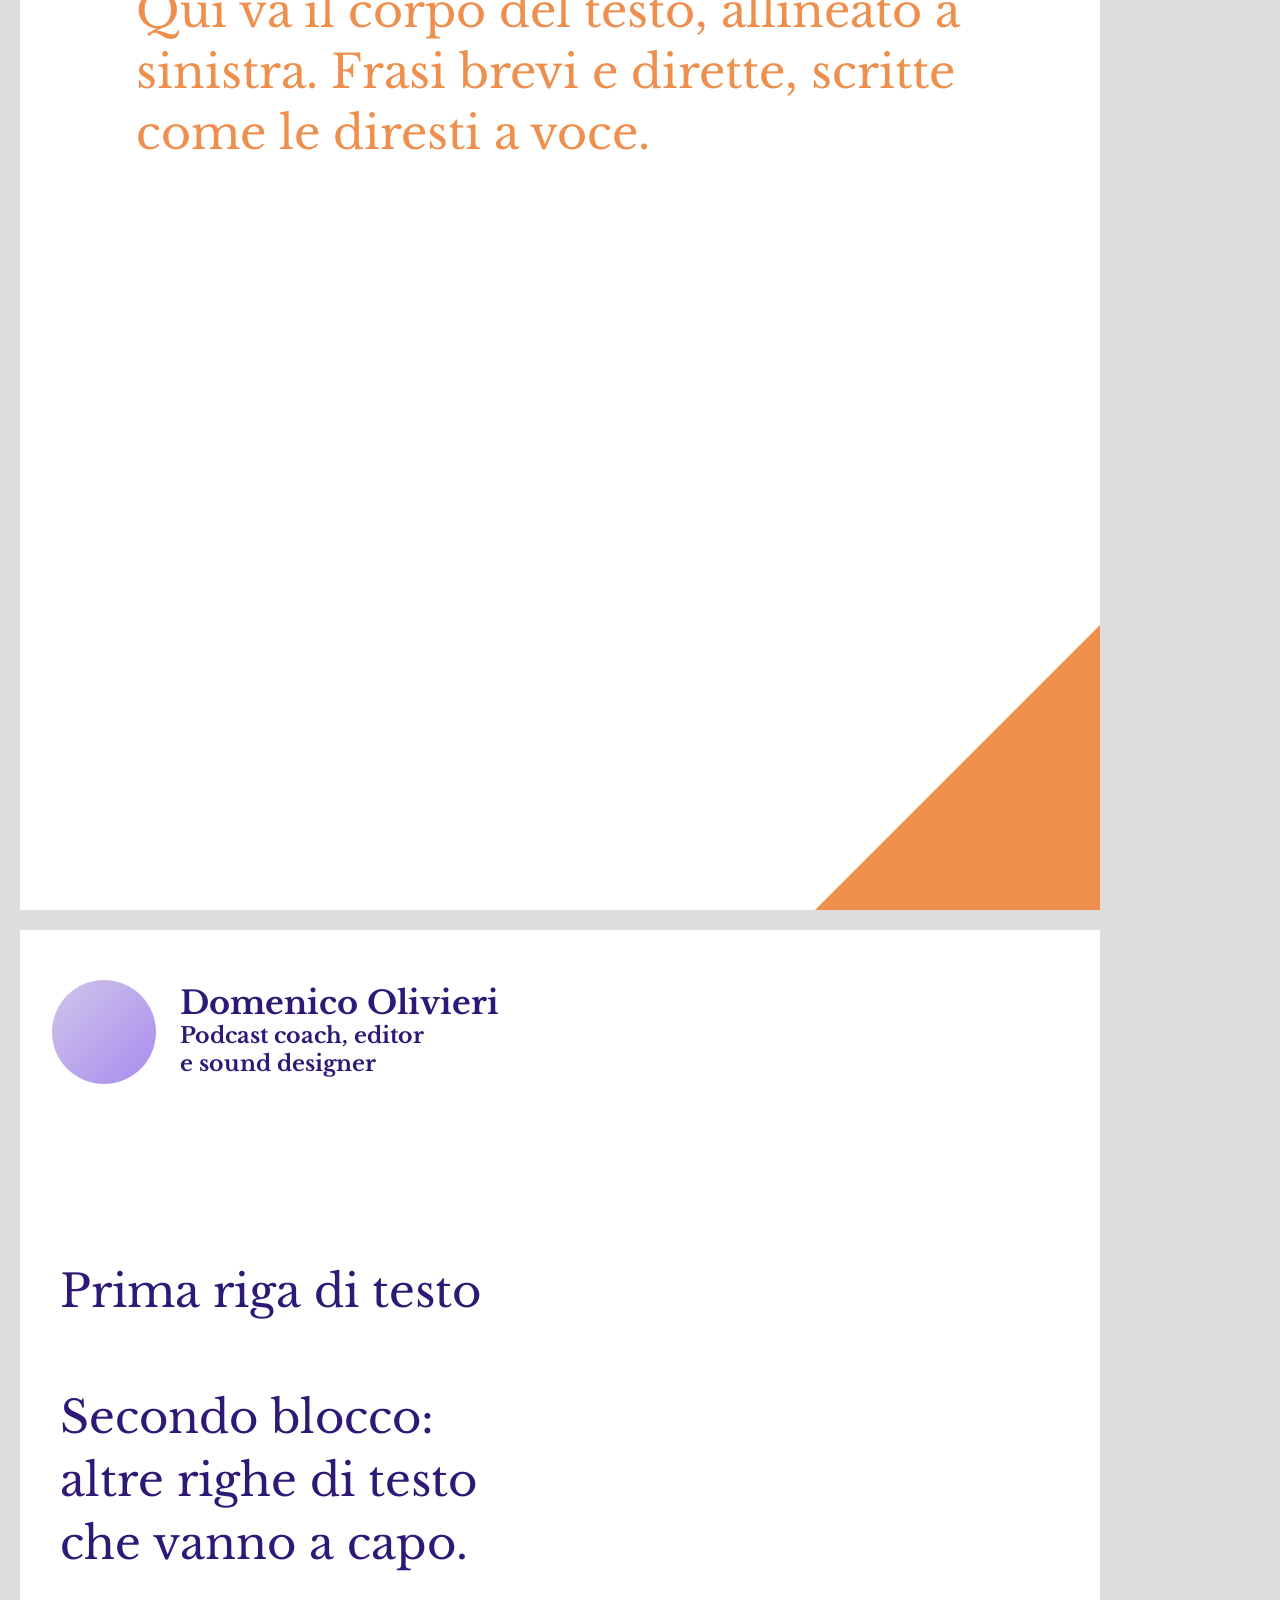
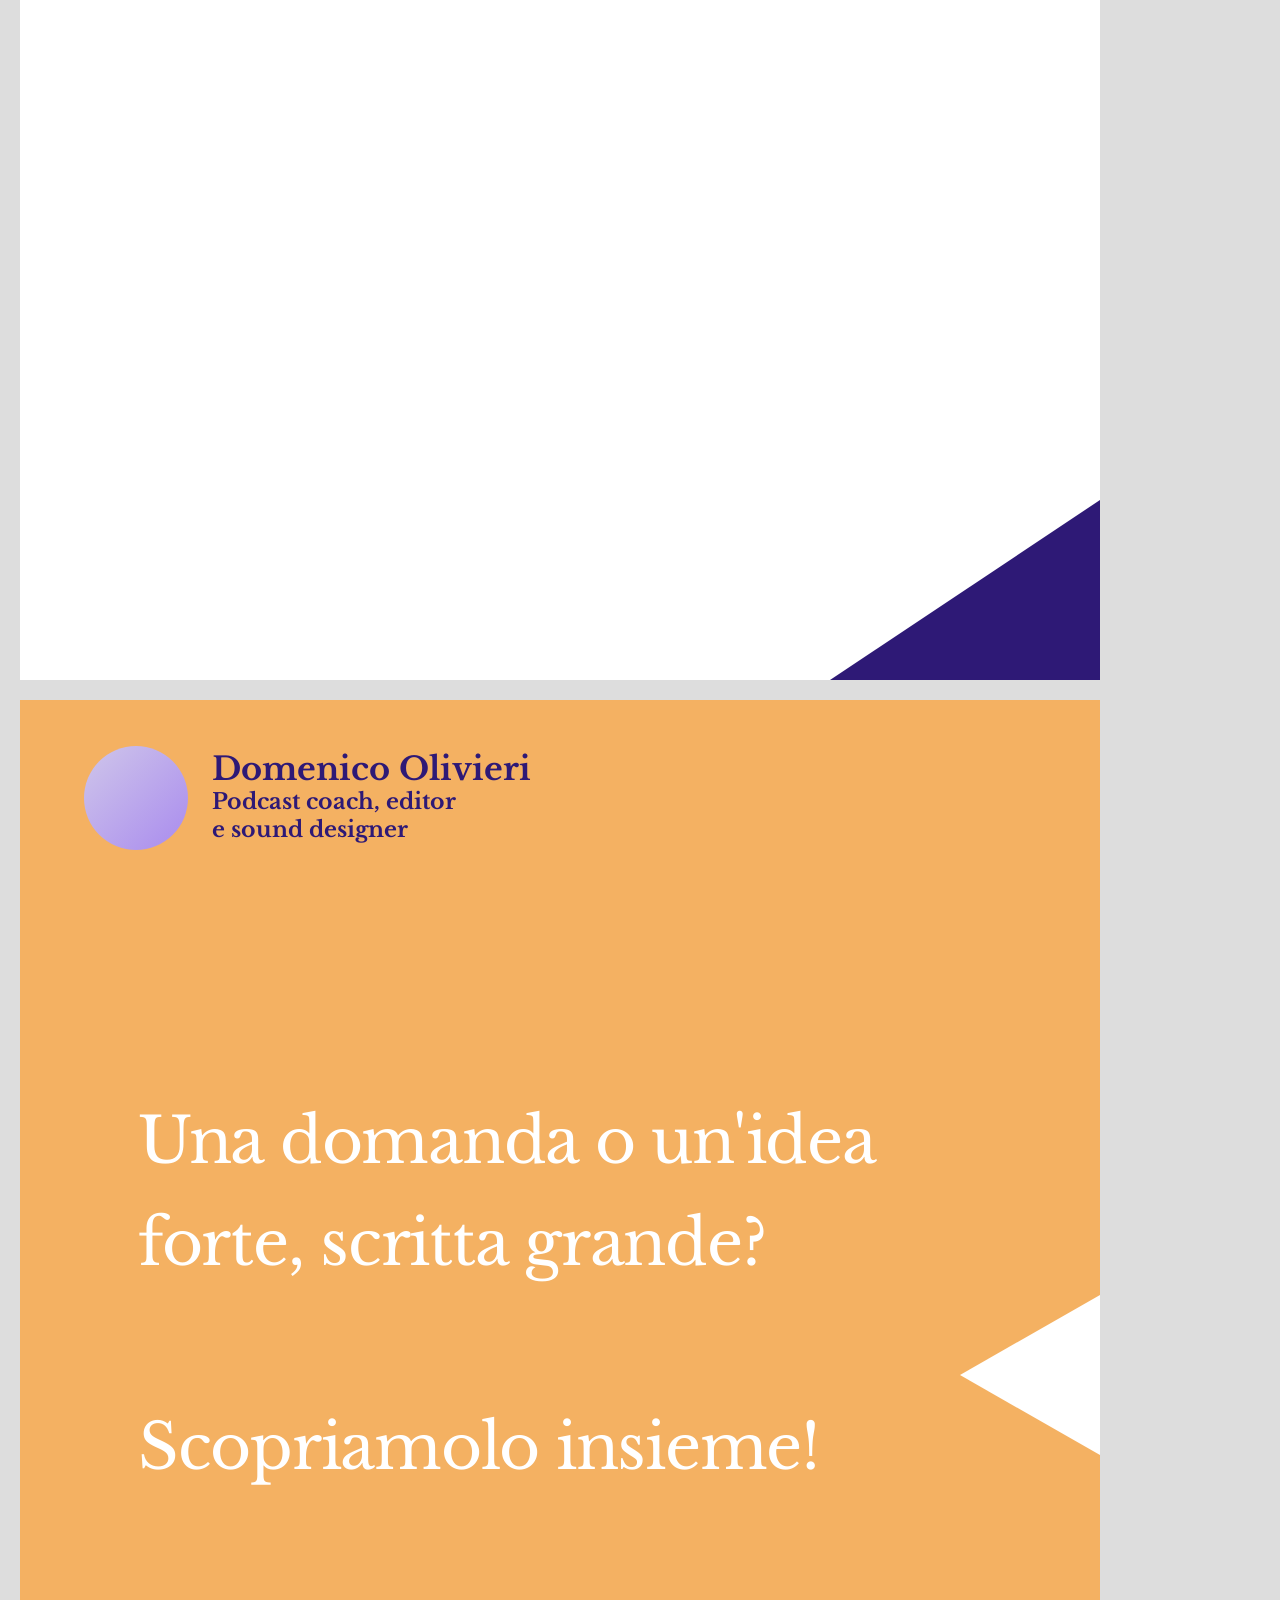
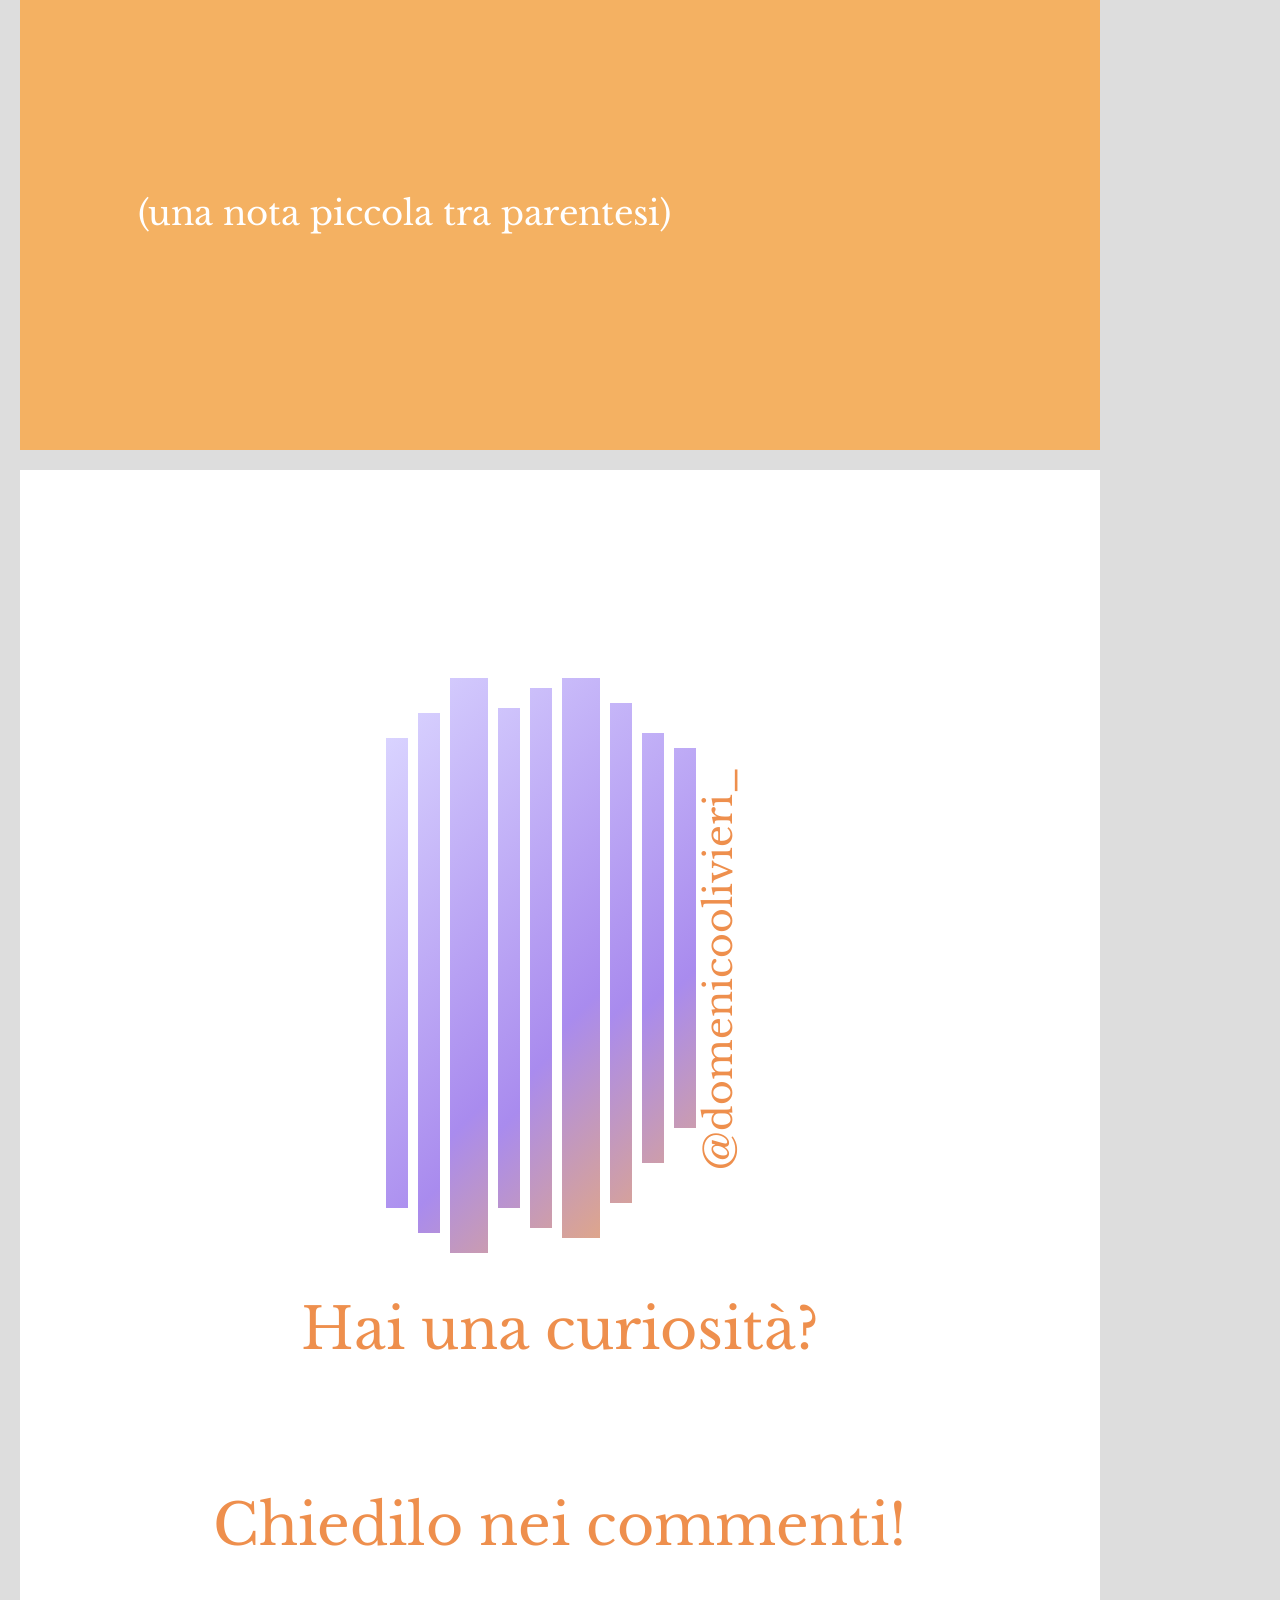
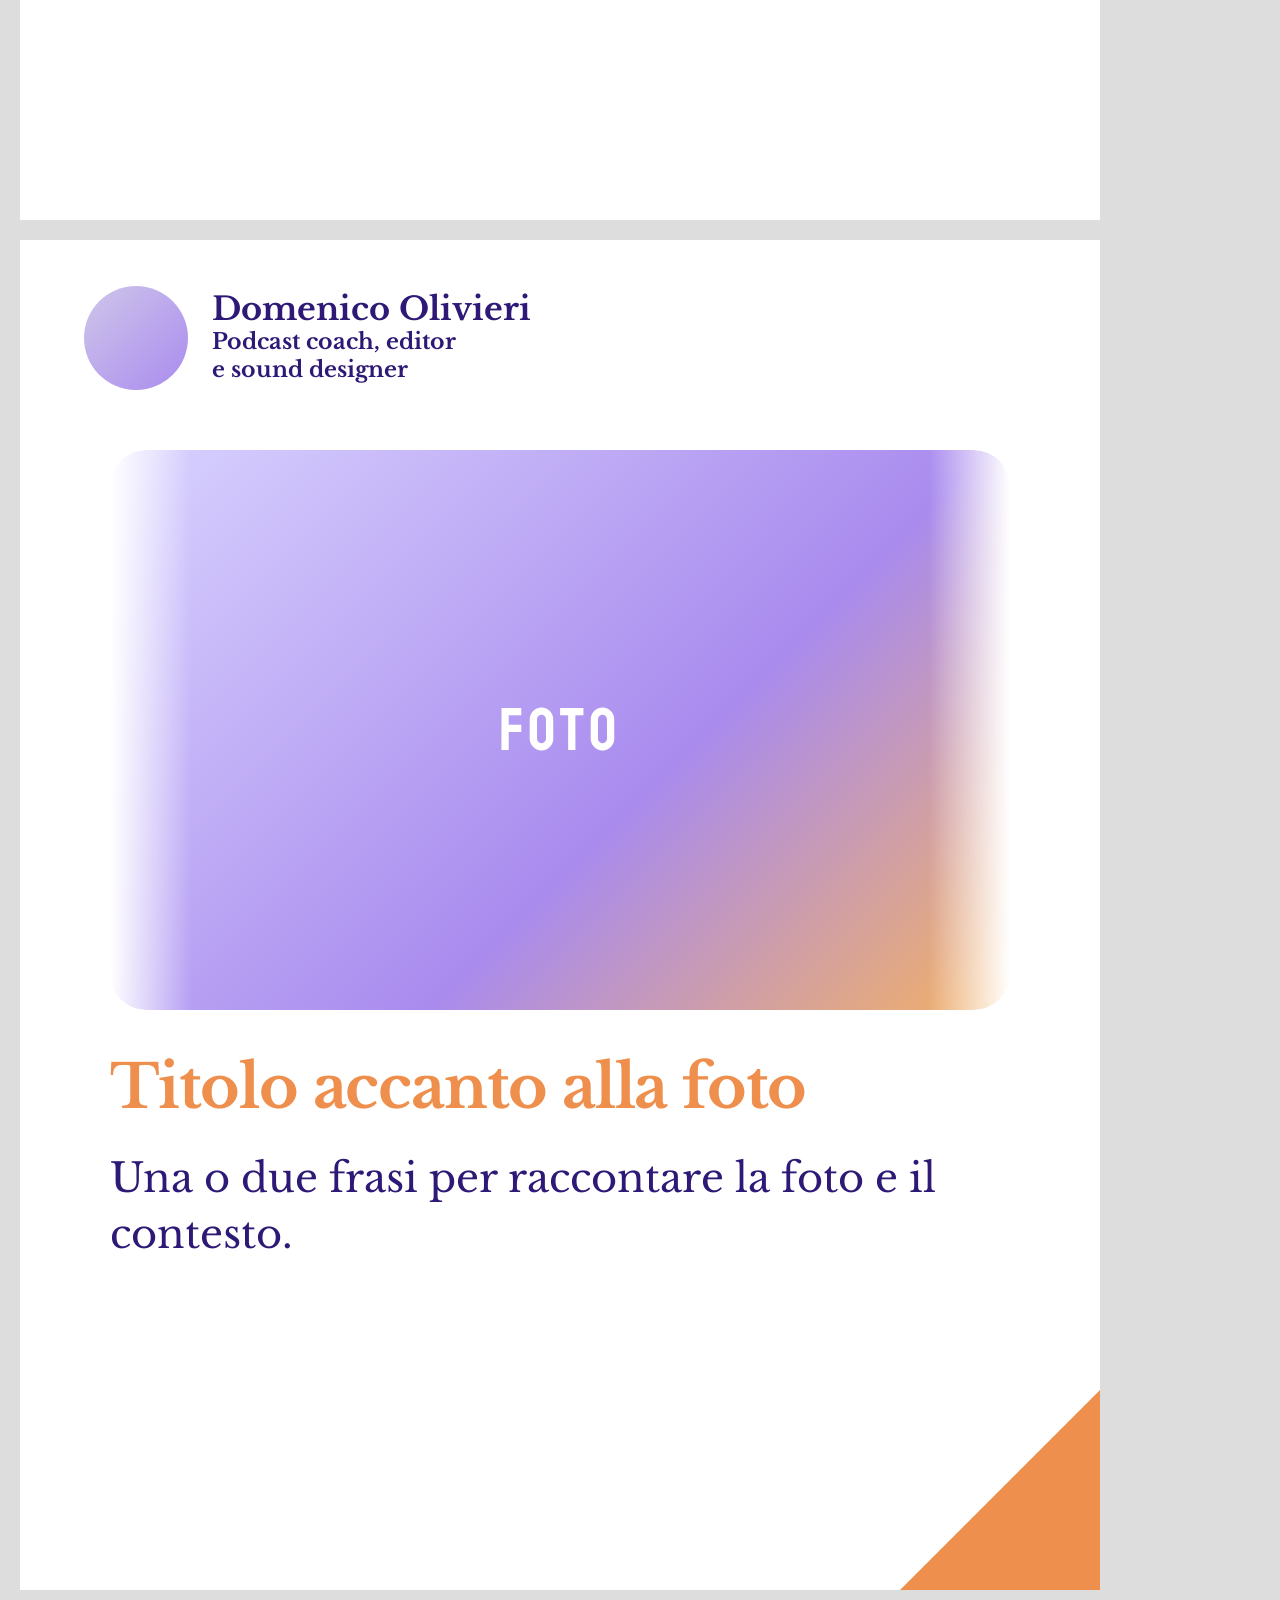
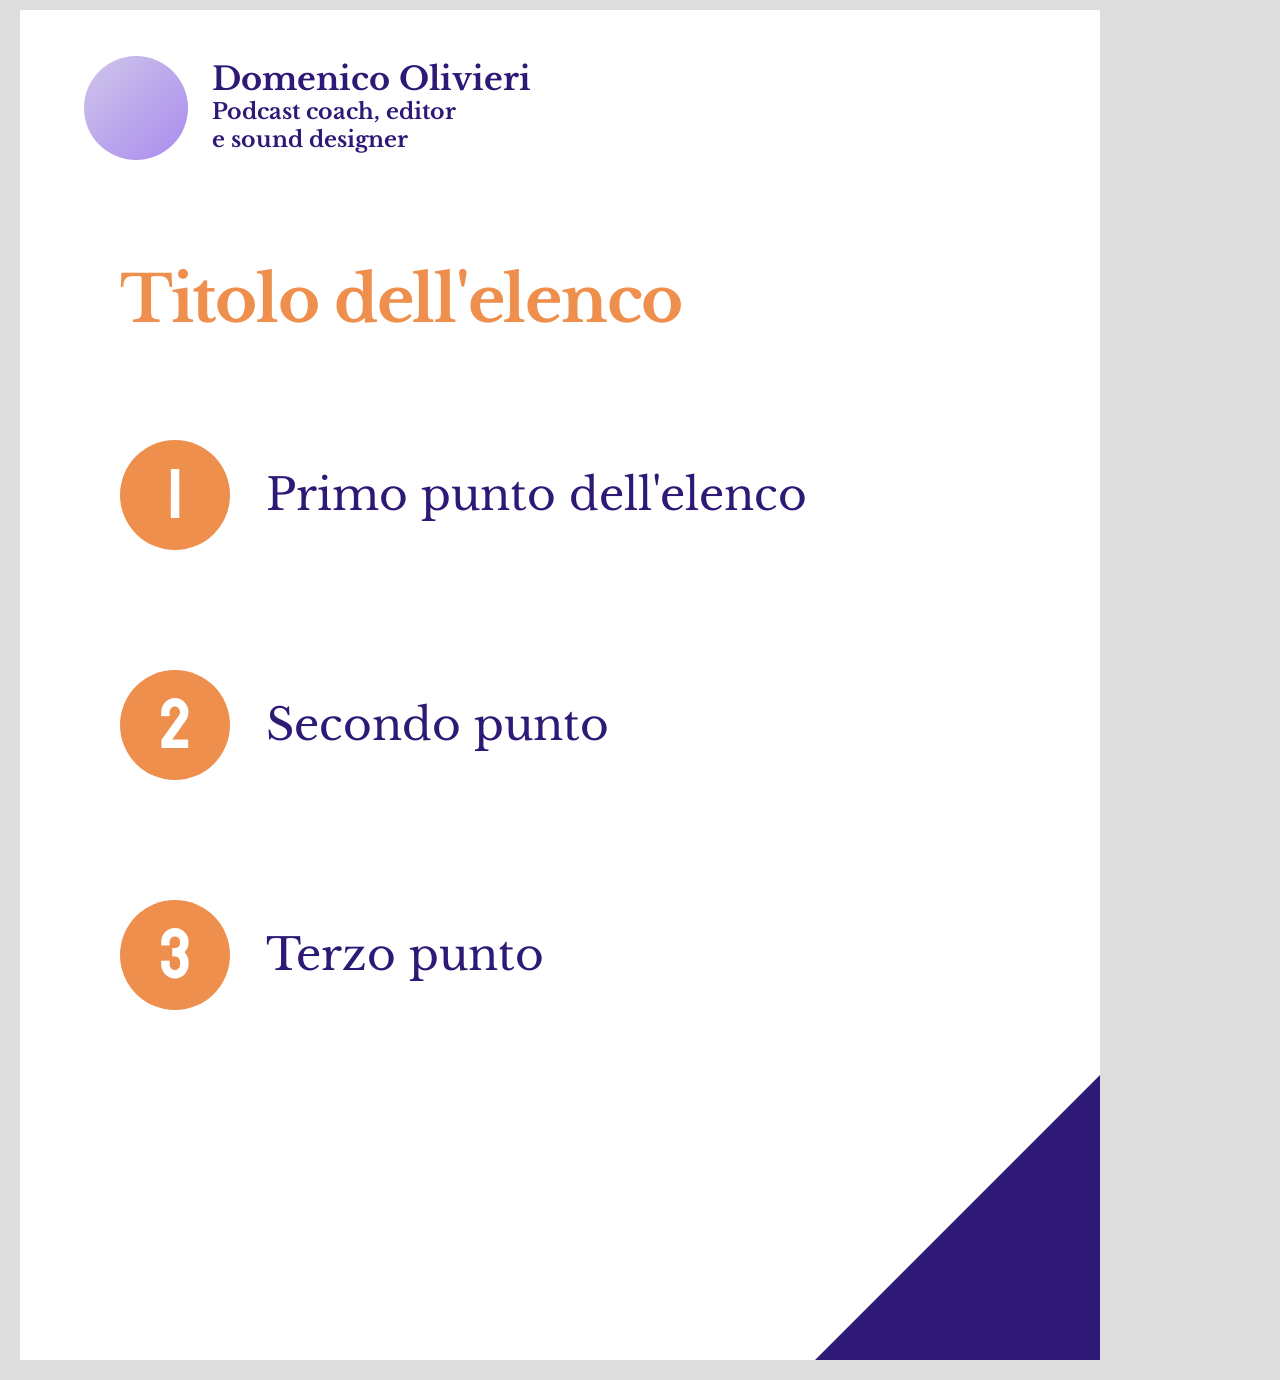
<file: templates/post.html>
<!doctype html><html lang="it"><head><meta charset="utf-8"><title>Template post – DomePodcast Studio</title>
<link rel="stylesheet" href="../assets/brand.css">
<style>
/* Template di riferimento (1080x1350). Testi e foto sono segnaposto. */
body{margin:0;background:#ddd;display:flex;flex-wrap:wrap;gap:20px;padding:20px}
.slide{position:relative;width:1080px;height:1350px;background:#fff;overflow:hidden;font-family:var(--font-testi);color:var(--viola);flex:none}
.slide svg{position:absolute;overflow:visible}
.t{font-family:var(--font-titoli);text-transform:uppercase;letter-spacing:.05em;line-height:1.05}
.hd{position:absolute;left:64px;top:46px;display:flex;gap:24px;align-items:center}
.av{width:104px;height:104px;border-radius:50%;background:linear-gradient(135deg,#cfc6ea,#a98bee)}
.hd b{display:block;font-size:32px;line-height:1.15}.hd span{display:block;font-size:22px;font-weight:700;line-height:1.3;width:260px}
.abs{position:absolute}
.foto{position:absolute;border-radius:36px;background:linear-gradient(135deg,#d9d3ff,#a98bee 60%,#f4b162);
 -webkit-mask-image:linear-gradient(90deg,transparent,#000 9%,#000 91%,transparent);mask-image:linear-gradient(90deg,transparent,#000 9%,#000 91%,transparent)}
.foto::after{content:"FOTO";position:absolute;inset:0;display:grid;place-items:center;font:60px var(--font-titoli);color:#fff;letter-spacing:.1em}
</style></head><body>

<!-- 1 Copertina con triangolo -->
<div class="slide" id="copertina">
 <svg width="1080" height="1350"><polygon points="0,0 720,0 0,720" fill="#EE8F4D"/></svg>
 <div class="t abs" style="right:105px;top:215px;text-align:right;font-size:116px;width:870px"><span style="color:var(--viola)">Titolo della</span><br><span style="color:var(--giallo)">copertina qui</span></div>
 <div class="foto" style="left:108px;top:600px;width:550px;height:550px"></div>
 <div class="abs" style="right:50px;top:595px;width:340px;text-align:right;font-size:47px;line-height:1.2">Sottotitolo o breve descrizione</div>
 <div class="abs" style="right:132px;top:990px;font-size:44px;color:var(--arancione)">Sbircia!</div>
 <svg style="left:715px;top:1070px" width="285" height="85"><rect y="36" width="230" height="10" fill="#2E1976"/><polygon points="190,0 285,41 190,85" fill="#2E1976"/></svg>
</div>

<!-- 2 Post singolo illustrato -->
<div class="slide" id="singolo">
 <svg width="1080" height="1350"><polygon points="0,0 720,0 0,720" fill="#2E1976"/></svg>
 <div class="t abs" style="right:128px;top:265px;text-align:right;font-size:100px;width:820px"><span style="color:var(--arancione)">Prima parte<br>del titolo,</span><br>seconda parte<br>del titolo</div>
 <div class="abs" style="right:140px;top:935px;font-size:44px;color:var(--arancione)">Leggi la caption!</div>
 <svg style="left:110px;top:1010px" width="420" height="220"><circle cx="150" cy="110" r="100" fill="#A98BEE"/><circle cx="150" cy="110" r="150" fill="none" stroke="#A98BEE" stroke-width="12" stroke-dasharray="120 520" stroke-dashoffset="-40"/></svg>
</div>

<!-- 3 Testo con titolo -->
<div class="slide" id="testo">
 <div class="hd"><div class="av"></div><div><b>Domenico Olivieri</b><span>Podcast coach, editor e sound designer</span></div></div>
 <div class="abs" style="left:116px;top:250px;font-size:64px;font-weight:700;color:var(--arancione);letter-spacing:-.02em">Titolo della slide?</div>
 <div class="abs" style="left:116px;top:420px;width:830px;font-size:46px;line-height:61px;color:var(--arancione)">Qui va il corpo del testo, allineato a sinistra. Frasi brevi e dirette, scritte come le diresti a voce.</div>
 <svg width="1080" height="1350"><polygon points="1080,1065 1080,1350 795,1350" fill="#EE8F4D"/></svg>
</div>

<!-- 4 Solo testo -->
<div class="slide" id="solotesto">
 <div class="hd" style="left:32px;top:50px"><div class="av"></div><div><b>Domenico Olivieri</b><span>Podcast coach, editor e sound designer</span></div></div>
 <div class="abs" style="left:40px;top:330px;width:900px;font-size:45px;line-height:63px;white-space:pre-line">Prima riga di testo

Secondo blocco:
altre righe di testo
che vanno a capo.</div>
 <svg width="1080" height="1350"><polygon points="1080,1170 1080,1350 810,1350" fill="#2E1976" transform="translate(0,0)"/></svg>
</div>

<!-- 5 Slide piena a colore -->
<div class="slide" id="piena" style="background:var(--giallo)">
 <div class="hd"><div class="av"></div><div><b>Domenico Olivieri</b><span>Podcast coach, editor e sound designer</span></div></div>
 <div class="abs" style="left:118px;top:390px;width:820px;font-size:63px;line-height:102px;color:#fff;letter-spacing:-.02em">Una domanda o un'idea forte, scritta grande?<br><br>Scopriamolo insieme!</div>
 <div class="abs" style="left:118px;top:1090px;width:760px;font-size:34px;line-height:46px;color:#fff">(una nota piccola tra parentesi)</div>
 <svg width="1080" height="1350"><polygon points="940,675 1080,595 1080,755" fill="#fff"/></svg>
</div>

<!-- 6 Chiusura con foto a strisce -->
<div class="slide" id="chiusura">
 <div class="abs" style="left:366px;top:208px;width:310px;height:575px">
  <!-- strisce: ogni barra mostra la stessa foto, spostata -->
  <div style="position:absolute;inset:0;display:flex;gap:10px" id="strisce"></div>
 </div>
 <div class="abs" style="left:675px;top:700px;transform:rotate(-90deg);transform-origin:left top;font-size:38px;color:var(--arancione)">@domenicoolivieri_</div>
 <div class="abs" style="left:0;right:0;top:810px;text-align:center;font-size:57px;line-height:98px;color:var(--arancione)">Hai una curiosità?<br><br>Chiedilo nei commenti!</div>
</div>

<!-- 7 Foto e testo -->
<div class="slide" id="fototesto">
 <div class="hd"><div class="av"></div><div><b>Domenico Olivieri</b><span>Podcast coach, editor e sound designer</span></div></div>
 <div class="foto" style="left:90px;top:210px;width:900px;height:560px"></div>
 <div class="abs" style="left:90px;top:810px;width:900px;font-size:60px;font-weight:700;color:var(--arancione);letter-spacing:-.02em">Titolo accanto alla foto</div>
 <div class="abs" style="left:90px;top:910px;width:860px;font-size:40px;line-height:56px">Una o due frasi per raccontare la foto e il contesto.</div>
 <svg width="1080" height="1350"><polygon points="1080,1150 1080,1350 880,1350" fill="#EE8F4D"/></svg>
</div>

<!-- 8 Elenco numerato -->
<div class="slide" id="elenco">
 <div class="hd"><div class="av"></div><div><b>Domenico Olivieri</b><span>Podcast coach, editor e sound designer</span></div></div>
 <div class="abs" style="left:100px;top:250px;font-size:64px;font-weight:700;color:var(--arancione);letter-spacing:-.02em">Titolo dell'elenco</div>
 <div id="el"></div>
 <svg width="1080" height="1350"><polygon points="1080,1065 1080,1350 795,1350" fill="#2E1976"/></svg>
</div>

<script>
// strisce segnaposto (stesso gradiente della foto, tagliato in barre di altezze diverse)
const alt=[[60,470],[35,520],[0,575],[30,500],[10,540],[0,560],[25,500],[55,430],[70,380]];
const s=document.getElementById('strisce');
alt.forEach(([t,h],i)=>{const d=document.createElement('div');d.style.cssText=`width:${i==2||i==5?44:26}px;margin-top:${t}px;height:${h}px;background:linear-gradient(135deg,#d9d3ff,#a98bee 60%,#f4b162) ${-i*36}px 0/310px 575px`;s.appendChild(d)});
const el=document.getElementById('el');
['Primo punto dell\'elenco','Secondo punto','Terzo punto'].forEach((t,i)=>{el.insertAdjacentHTML('beforeend',`<div class="abs" style="left:100px;top:${430+i*230}px;display:flex;gap:36px;align-items:center"><div style="width:110px;height:110px;border-radius:50%;background:var(--arancione);color:#fff;display:grid;place-items:center;font:70px var(--font-titoli);flex:none">${i+1}</div><div style="font-size:44px;line-height:60px;width:700px">${t}</div></div>`)});
</script></body></html>
</file>
<file: assets/brand.css>
/* DomePodcast Studio - UNICA fonte di colori e font. Non scrivere colori o font altrove. */
@font-face{font-family:"Staatliches";src:url("../fonts/Staatliches-Regular.ttf") format("truetype");font-weight:400;font-display:swap}
@font-face{font-family:"Libre Baskerville";src:url("../fonts/LibreBaskerville-var.ttf") format("truetype");font-weight:400 700;font-display:swap}
:root{
  /* Palette dei post (base scelta da Niky) */
  --viola:#2E1976;
  --arancione:#EE8F4D;
  --giallo:#F4B162;
  --lilla:#A98BEE;
  --bianco:#FFFFFF;
  --testo-scuro:#2E1976;
  /* Colori del logo (usati solo per il logo e l'interfaccia dell'app) */
  --logo-indaco-scuro:#2A1FA6;
  --logo-indaco:#5B45F2;
  --logo-arancione:#FF5A00;
  --blu-notte:#12152B;
  /* Interfaccia app */
  --ui-sfondo:#F6F3FB;
  --ui-carta:#FFFFFF;
  --ui-bordo:#DDD6EE;
  --ui-grigio:#6B6585;
  /* Font */
  --font-titoli:"Staatliches","Bebas Neue",Impact,sans-serif;
  --font-testi:"Libre Baskerville",Georgia,"Times New Roman",serif;
  --font-ui:system-ui,-apple-system,"Segoe UI",Roboto,sans-serif;
}
</file>
<file: portfolio/stile.css>
/* Impaginazione del portfolio pubblico (sobrio). Colori e font: SOLO da ../assets/brand.css. */
.pf{margin:0;background:#fff;color:var(--viola);font:16px/1.6 var(--font-testi);-webkit-font-smoothing:antialiased}
.pf *{box-sizing:border-box}
.pf a{color:inherit}
.pf img{max-width:100%}
.pf .t{font-family:var(--font-titoli);font-weight:400;text-transform:uppercase;letter-spacing:.05em;line-height:1;margin:0}
.wrap{max-width:1040px;margin:0 auto;padding:0 20px}
.pf h2.t{font-size:26px}
.pf h2.t:after{content:"";display:block;width:34px;height:3px;background:var(--arancione);margin:9px 0 12px}
.lead{margin:0 0 16px;font-size:15px;color:#5b4d97}
.btn{display:inline-block;background:var(--viola);color:#fff!important;border-radius:30px;padding:13px 24px;font:700 15px var(--font-ui);text-decoration:none}
.btn.sec{background:none;color:var(--viola)!important;border:2px solid var(--viola);padding:11px 22px}

/* ---- intestazione */
.hero{position:relative;padding:22px 0 30px}
.hero:before{content:"";position:absolute;left:0;top:0;width:78px;height:78px;background:var(--viola);clip-path:polygon(0 0,100% 0,0 100%)}
.nav{display:flex;justify-content:flex-end;gap:20px;font:600 14px var(--font-ui);min-height:30px}
.nav a{text-decoration:none}
.hero-in{display:flex;flex-direction:column;gap:20px;margin-top:34px}
.autore{margin:0 0 6px;font:600 12px var(--font-ui);letter-spacing:.12em;text-transform:uppercase;color:#8b7fc0}
.hero h1{font-size:64px}
.motto{margin:12px 0 20px;font-size:19px;font-style:italic;color:#5b4d97}
.pf .cta{display:inline-block;background:var(--viola);color:#fff;border-radius:30px;padding:12px 22px;font:700 15px var(--font-ui);text-decoration:none}
.hero-foto img{display:block;width:min(260px,64vw);aspect-ratio:1;border-radius:50%;object-fit:cover}
.num{margin:30px 0 0;padding-top:14px;border-top:1px solid var(--ui-bordo);font:600 12px var(--font-ui);letter-spacing:.06em;text-transform:uppercase;color:#6b6585}
@media(min-width:760px){
  .hero:before{width:130px;height:130px}.hero{padding-top:30px}
  .hero-in{flex-direction:row;align-items:center;justify-content:space-between;margin-top:46px}
  .hero h1{font-size:110px}.motto{font-size:24px}
  .hero-foto img{width:300px}
}

/* ---- nomi dei clienti in evidenza */
.clienti{padding:22px 0 6px}
.mini{margin:0 0 14px;font:600 12px var(--font-ui);letter-spacing:.12em;text-transform:uppercase;color:#8b7fc0}
.cl-lista{list-style:none;margin:0;padding:0;display:flex;flex-wrap:wrap;gap:14px 34px}
.cl-lista li{min-width:0}
.cl-lista a{text-decoration:none;display:block}
.cl-n{display:block;font:400 28px/1.05 var(--font-titoli);letter-spacing:.05em;text-transform:uppercase;color:var(--viola)}
.cl-c{display:block;margin-top:3px;font:600 11px var(--font-ui);letter-spacing:.08em;text-transform:uppercase;color:#8b7fc0}
.cl-lista a .cl-c:after{content:" →";color:var(--arancione)}
.cl-lista a:hover .cl-n{text-decoration:underline;text-decoration-color:var(--arancione);text-underline-offset:5px}
@media(min-width:760px){.cl-n{font-size:34px}.cl-lista{gap:18px 48px}}
.elenco-cl{margin:0;font-size:16px;color:#4a3c8a;line-height:1.9}

/* ---- elenco */
.sez{padding:34px 0 8px}
.chips{display:flex;gap:8px;flex-wrap:wrap;margin:0 0 18px}
.chip{border:1.5px solid var(--viola);border-radius:20px;padding:6px 14px;background:#fff;color:var(--viola);font:600 13px var(--font-ui);cursor:pointer}
.chip.on{background:var(--viola);color:#fff}
.griglia{display:grid;grid-template-columns:1fr 1fr;gap:26px 16px}
@media(min-width:760px){.griglia{grid-template-columns:repeat(3,1fr);gap:36px 26px}}
.card{display:block;text-decoration:none}
.card[hidden]{display:none}
.cover{aspect-ratio:1;border-radius:16px;overflow:hidden;box-shadow:0 6px 18px rgba(46,25,118,.18);background:#ECE8FA;transition:transform .2s}
.card:hover .cover{transform:translateY(-3px)}
.cover img{display:block;width:100%;height:100%;object-fit:cover}
.cover.ph{display:grid;place-items:center;padding:12px;text-align:center;color:#fff;background:linear-gradient(140deg,var(--viola),var(--lilla))}
.cover.ph b{font-size:24px}
.card h3{margin:14px 0 2px;font-size:15px;line-height:1.3}
.meta{font:600 11px var(--font-ui);color:#8b7fc0;letter-spacing:.06em;text-transform:uppercase}
.card p{margin:5px 0 6px;font-size:13px;line-height:1.5;color:#4a3c8a;display:-webkit-box;-webkit-line-clamp:3;-webkit-box-orient:vertical;overflow:hidden}
.vai{font:700 12px var(--font-ui)}

/* ---- pagina del podcast */
.det{position:relative;padding:22px 0 8px;text-align:center}
.det:before{content:"";position:absolute;left:0;top:0;width:90px;height:90px;background:var(--viola);clip-path:polygon(0 0,100% 0,0 100%)}
.back{display:inline-block;float:right;border:1.5px solid var(--viola);border-radius:20px;padding:6px 14px;font:700 13px var(--font-ui);text-decoration:none;background:#fff}
.det .cover{clear:both;width:min(260px,64vw);margin:30px auto 24px}
.det h1{font-size:40px;padding:0 6px}
.by{margin:10px 0 0;font:600 12px var(--font-ui);letter-spacing:.08em;text-transform:uppercase;color:#8b7fc0}
.det-main .wrap{max-width:720px}
.info{display:grid;grid-template-columns:1fr 1fr;gap:14px 12px;margin:26px 0 8px;padding:16px;border-radius:16px;background:#F6F3FB}
.info div{font:12px var(--font-ui);color:#6b6585}.info dt{margin:0}.info dd{margin:2px 0 0;font:700 14px var(--font-testi);color:var(--viola)}
.blocco{margin:30px 0 0}
.testo p{margin:0 0 12px}
.fatto{list-style:none;margin:0;padding:0;display:flex;flex-direction:column;gap:11px}
.fatto li{display:flex;gap:12px;align-items:center}
.fatto .ic{flex:none;width:34px;height:34px;border-radius:11px;background:#F6F3FB;display:grid;place-items:center}
.cit{margin:34px 0 0;padding:4px 0 4px 18px;border-left:4px solid var(--arancione);font-size:19px;font-style:italic;line-height:1.5}
.cit cite{display:block;margin-top:8px;font:700 12px var(--font-ui);letter-spacing:.08em;text-transform:uppercase;font-style:normal;color:#8b7fc0}
.asc{display:grid;gap:10px;max-width:420px}
.asc .btn{text-align:center}
.det-main .griglia{grid-template-columns:repeat(3,1fr);gap:14px}
.det-main .card h3{font-size:13px}.det-main .card p,.det-main .card .meta{display:none}

/* ---- chiusura e piede */
.chiusura{position:relative;margin-top:44px;padding:40px 0 46px;background:#F6F3FB}
.chiusura:after{content:"";position:absolute;right:0;bottom:0;width:70px;height:70px;background:var(--viola);clip-path:polygon(100% 0,100% 100%,0 100%)}
.chiusura h2.t{font-size:32px}.chiusura p{margin:4px 0 18px;max-width:420px}
.piede{padding:18px 0 26px;font:12px var(--font-ui);color:#6b6585}
.piede .wrap{display:flex;justify-content:space-between;gap:14px;flex-wrap:wrap}
.piede nav{display:flex;gap:14px;flex-wrap:wrap}.piede a{text-decoration:none}
.nota-piede{margin-top:10px;font-size:11px}
</file>
